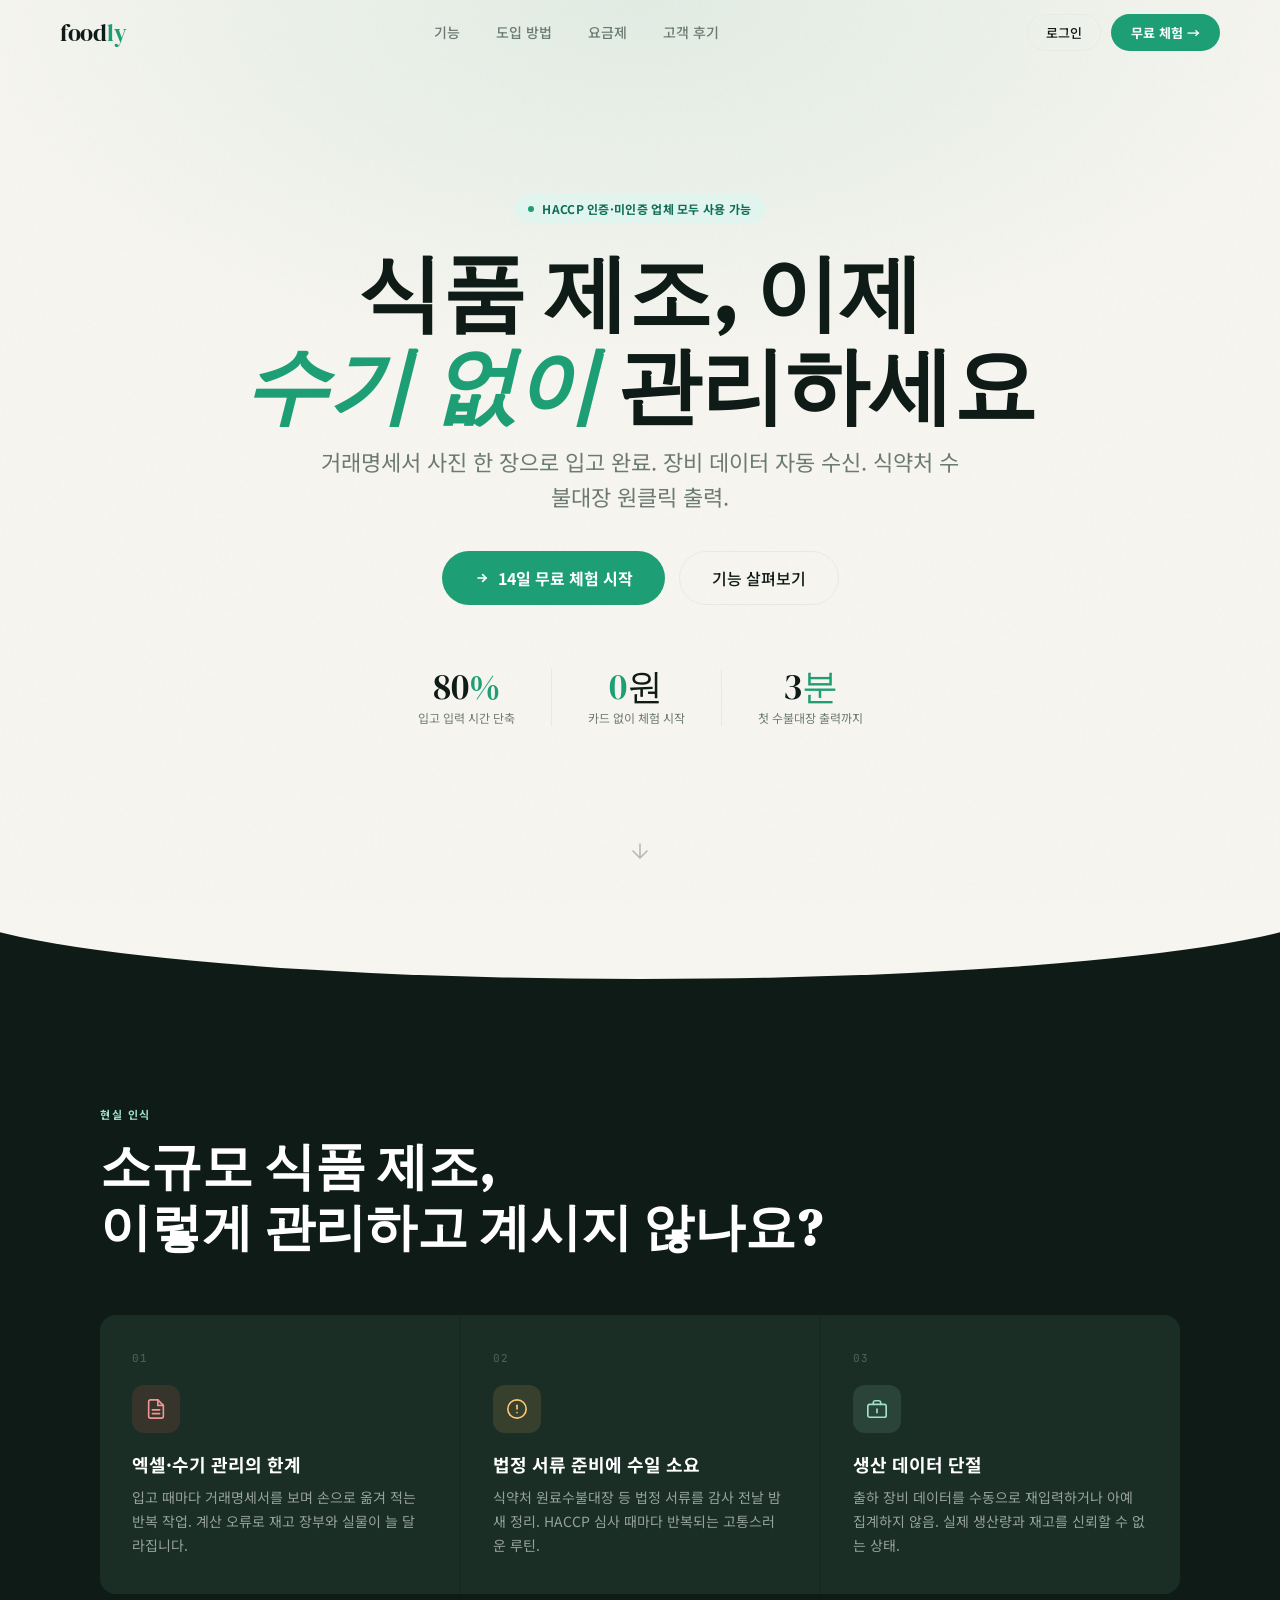
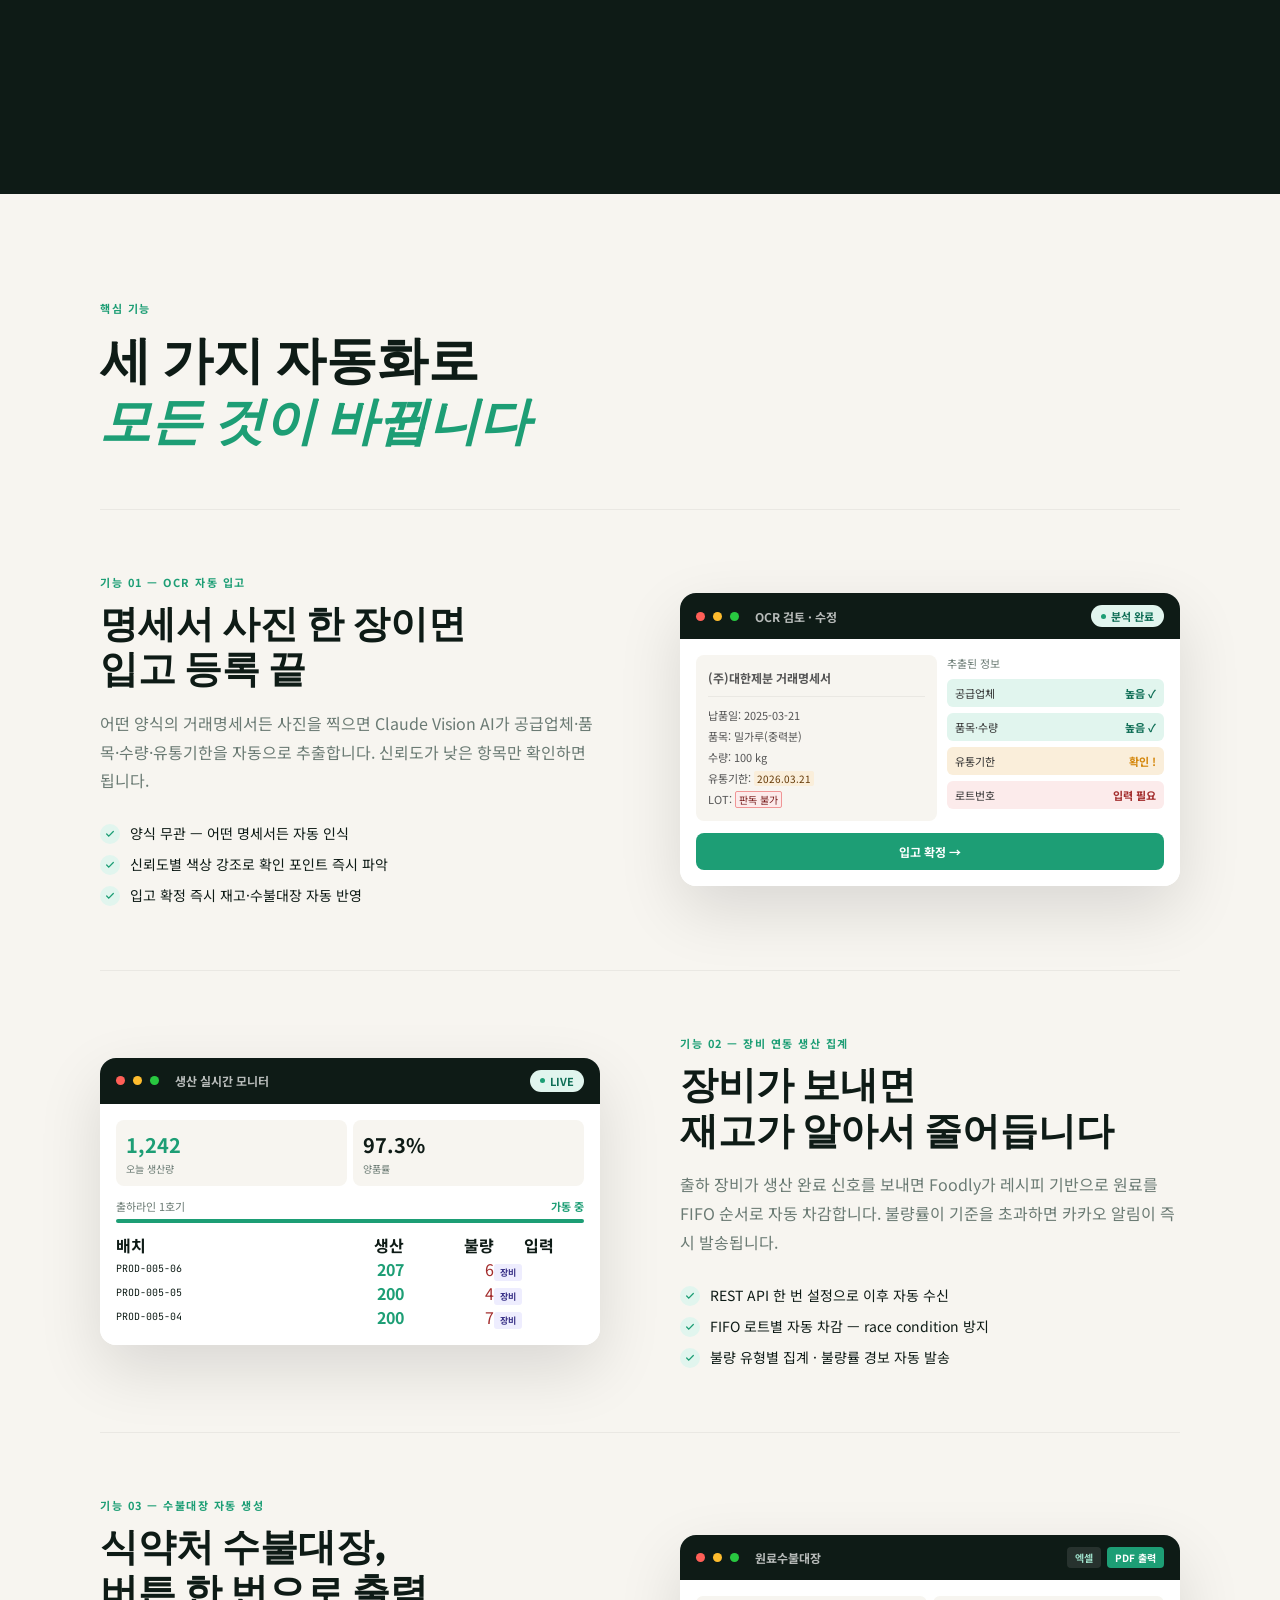
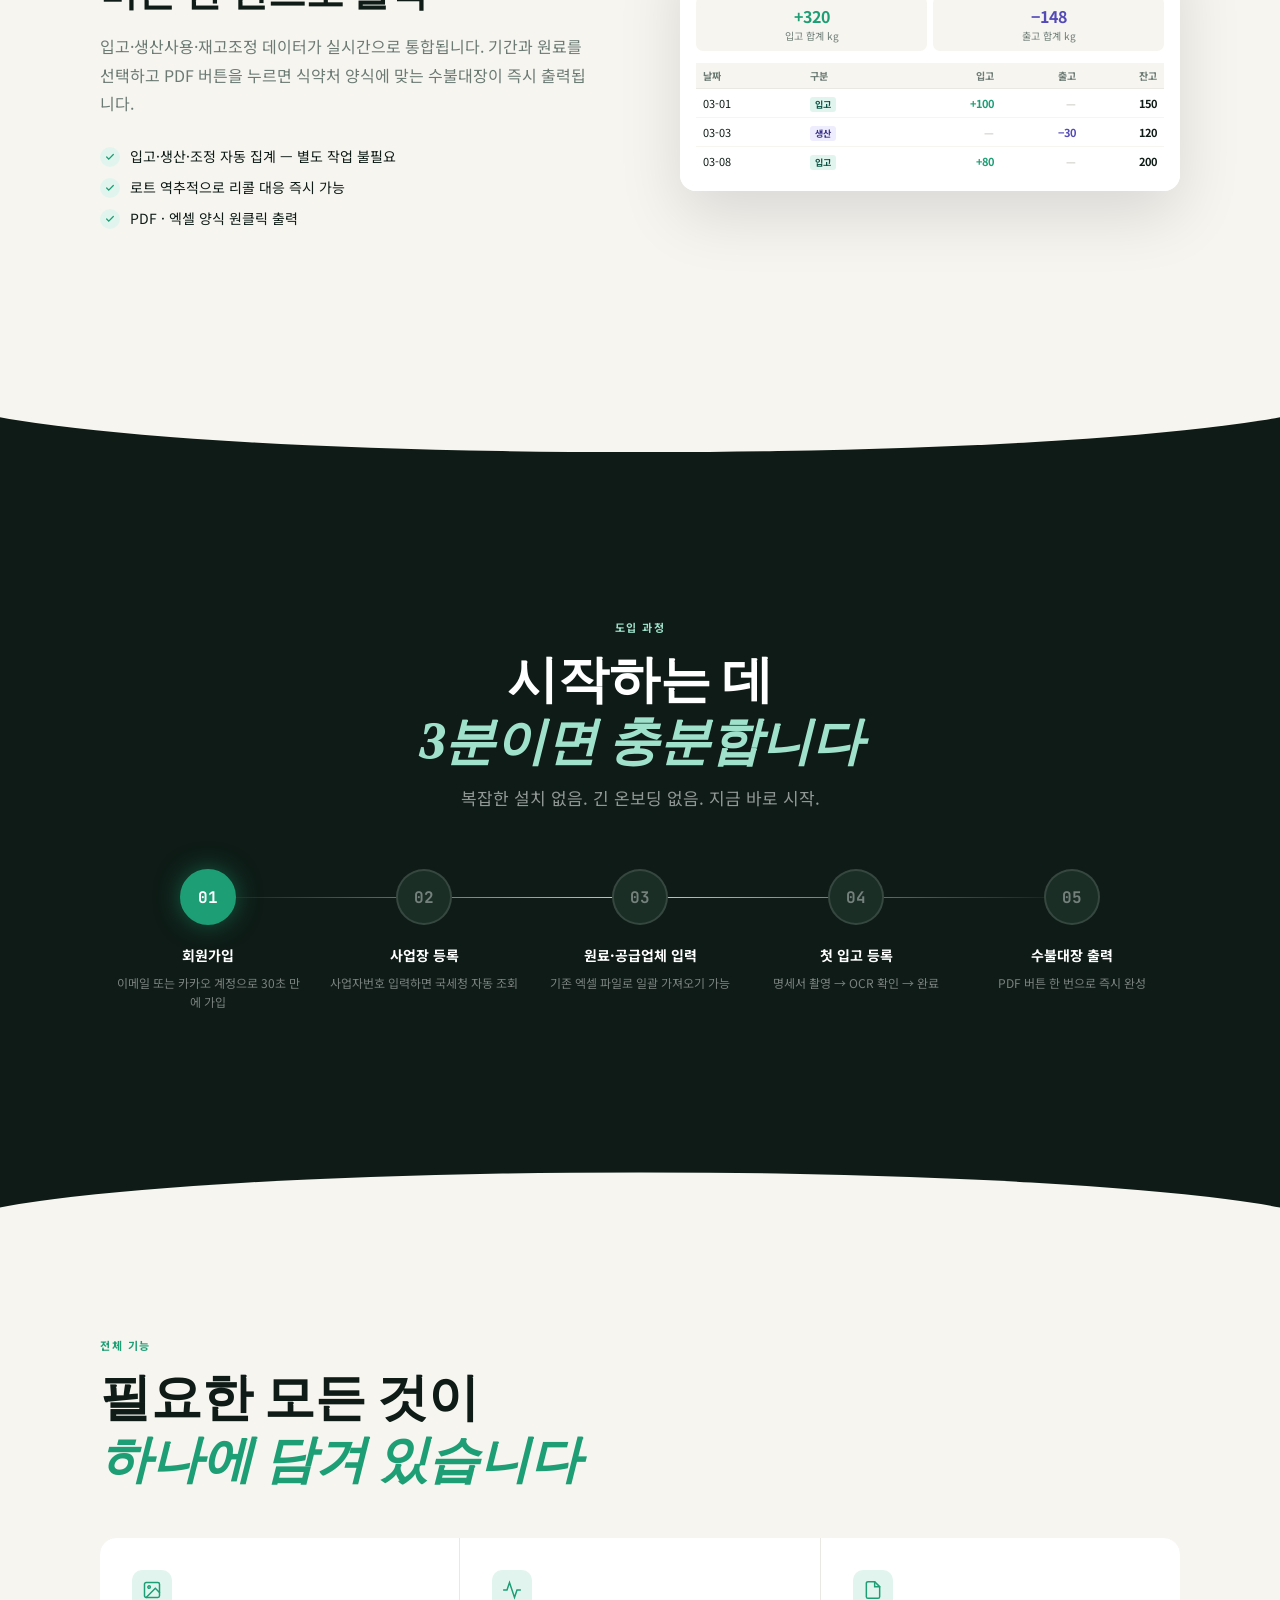
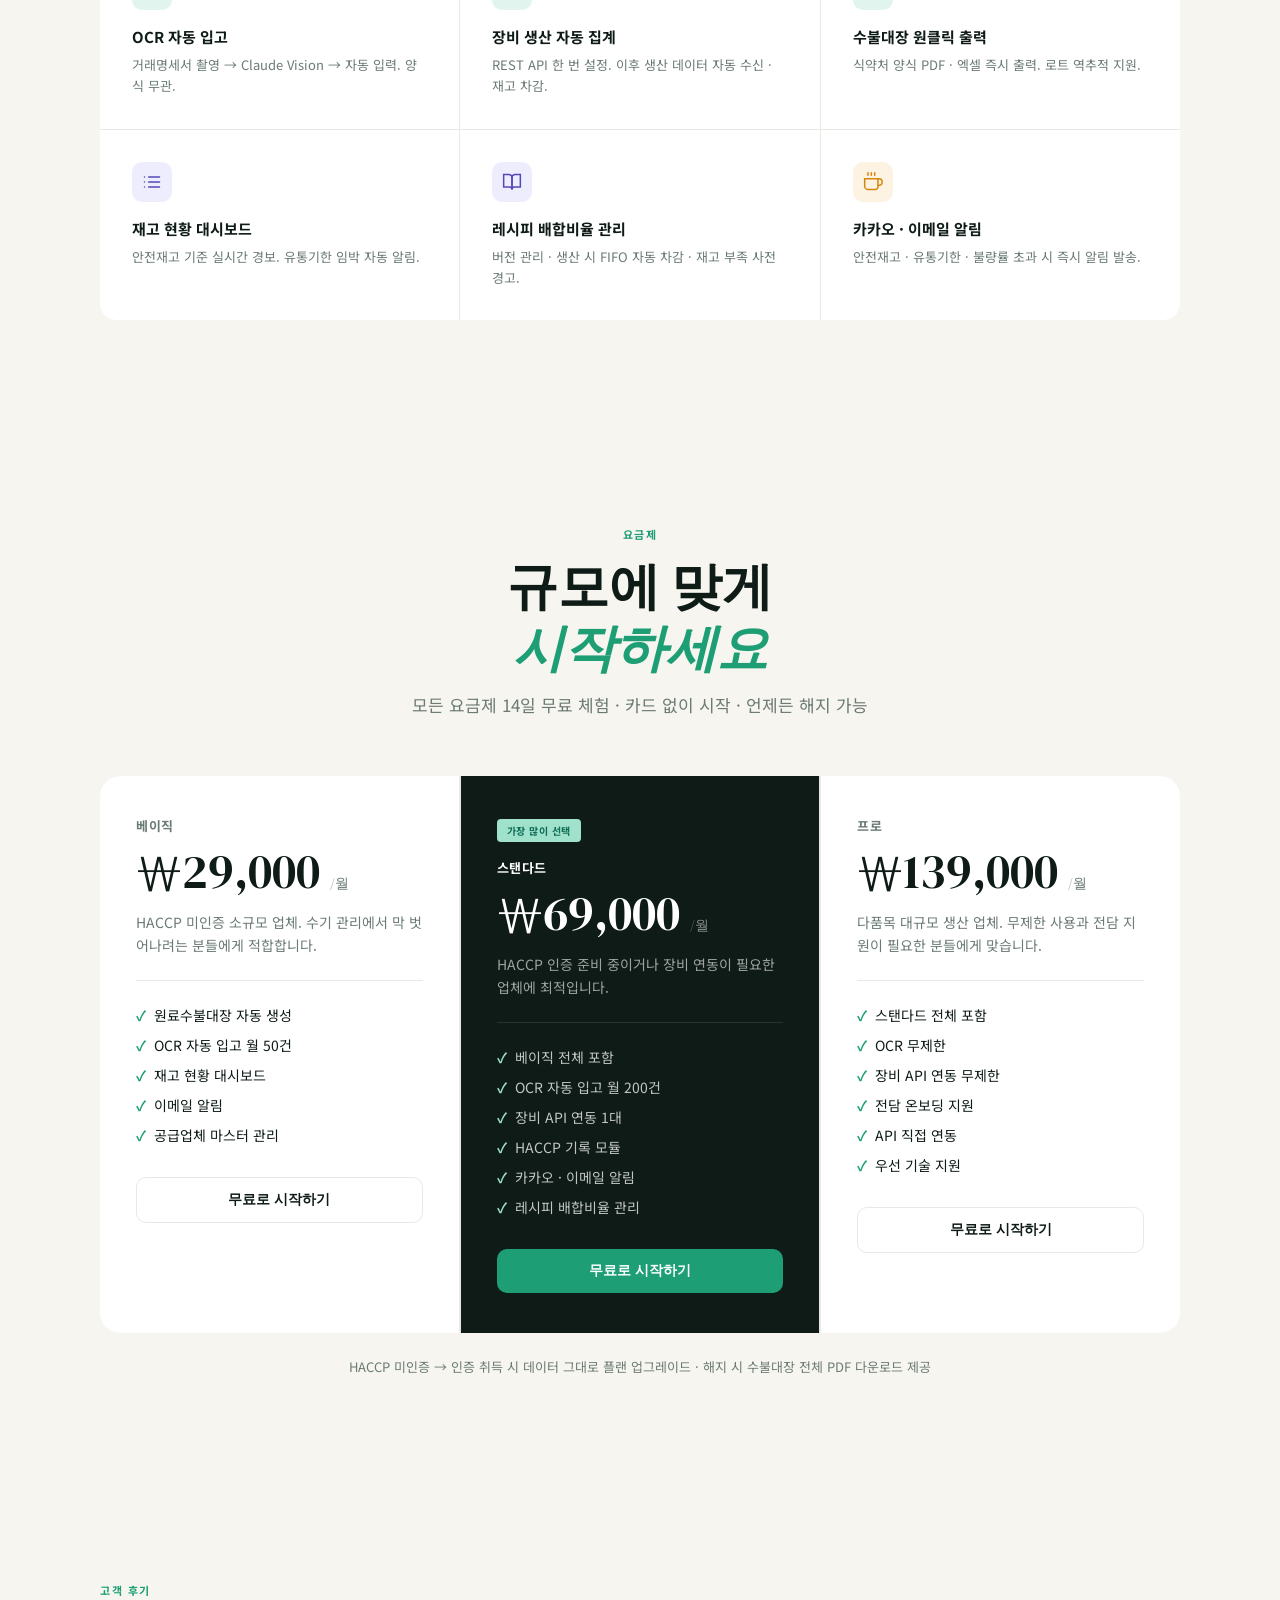
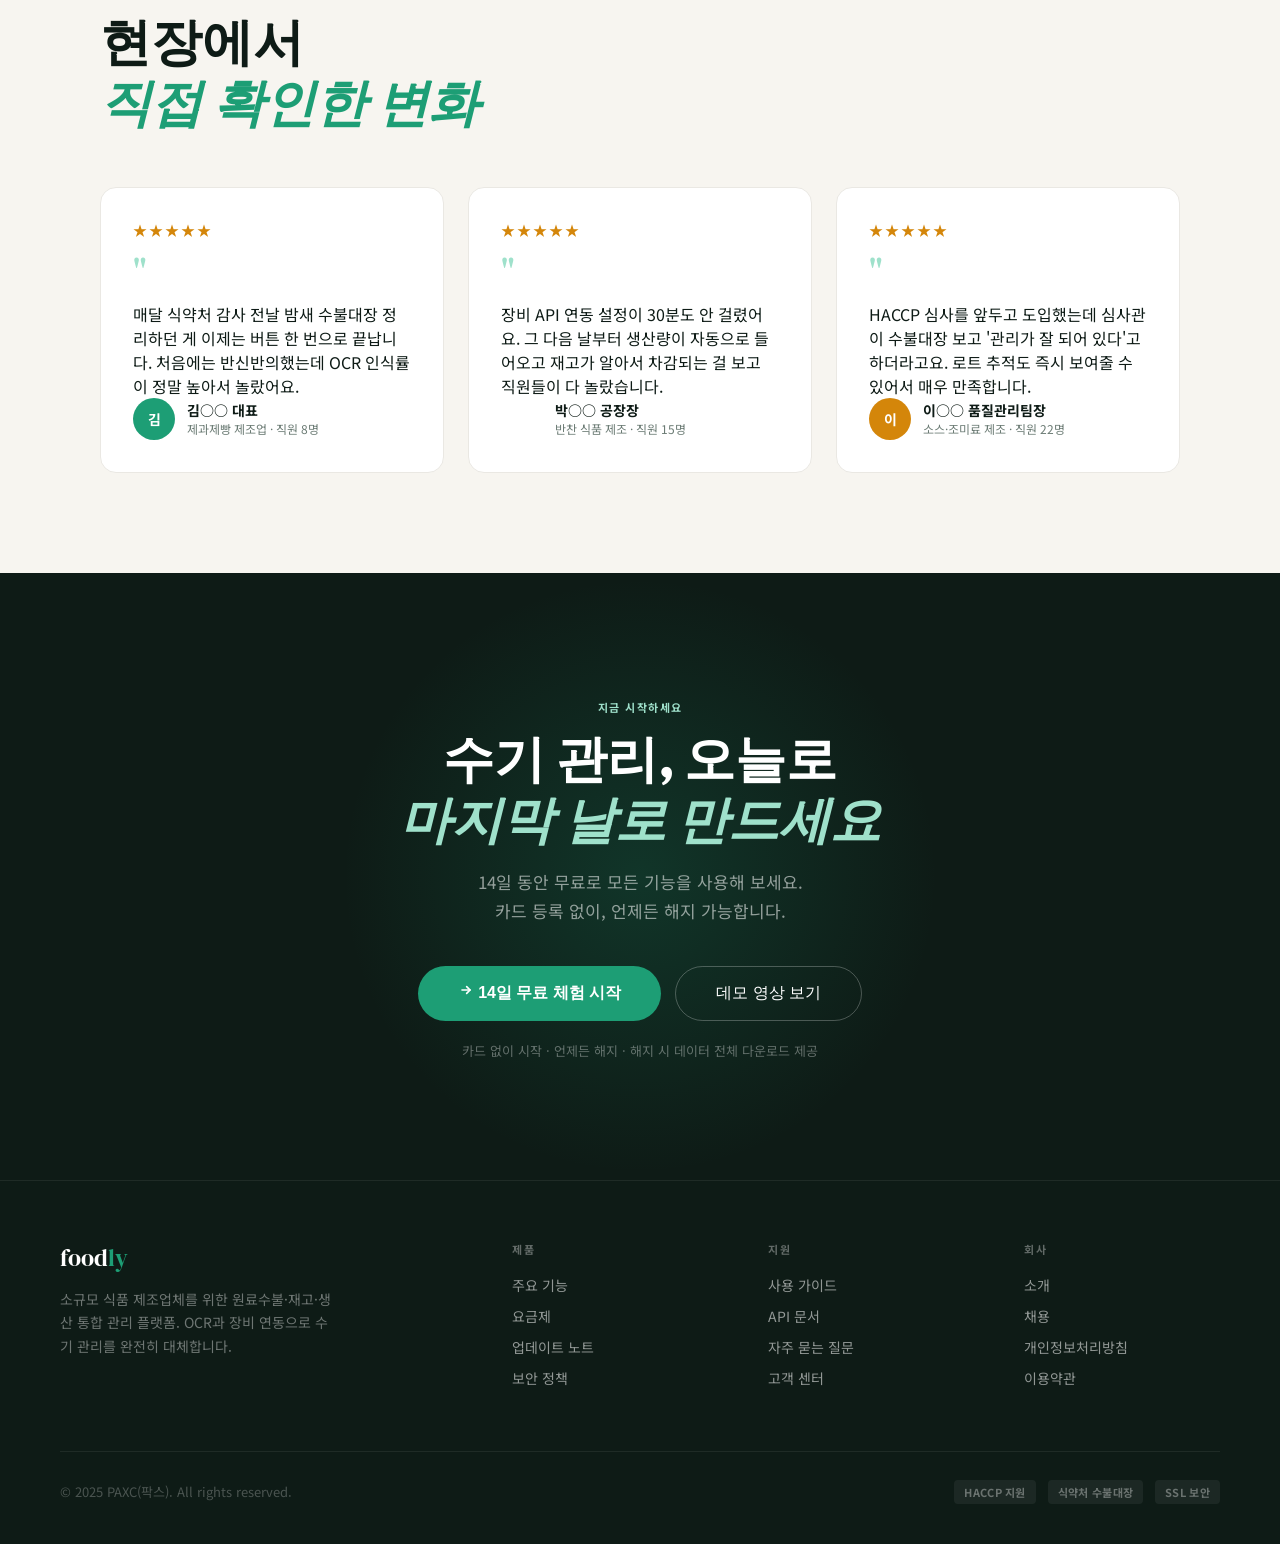
<file: index.html>
<!DOCTYPE html>
<html lang="ko">
<head>
<meta charset="UTF-8"/>
<meta name="viewport" content="width=device-width, initial-scale=1.0"/>
<title>Foodly — 식품 제조 통합 관리 플랫폼</title>
<link rel="preconnect" href="https://fonts.googleapis.com"/>
<link href="https://fonts.googleapis.com/css2?family=Noto+Sans+KR:wght@300;400;500;700;900&family=DM+Serif+Display:ital@0;1&family=JetBrains+Mono:wght@400;500&display=swap" rel="stylesheet"/>
<style>
:root{
  --teal:#1D9E75; --teal-dk:#0F6E56; --teal-lt:#E1F5EE; --teal-md:#9FE1CB;
  --dark:#0E1B16; --dark2:#1a2e26;
  --off-white:#F7F5F0; --white:#FFFFFF;
  --gray:#6B7B74; --gray-lt:#EAE8E3; --gray-md:#B8B5AE;
  --amber:#D4860A; --amber-lt:#FDF3E3;
  --font-sans:'Noto Sans KR',sans-serif;
  --font-serif:'DM Serif Display',serif;
  --font-mono:'JetBrains Mono',monospace;
}
*{box-sizing:border-box;margin:0;padding:0}
html{scroll-behavior:smooth}
body{font-family:var(--font-sans);background:var(--off-white);color:var(--dark);overflow-x:hidden}
::-webkit-scrollbar{width:4px}
::-webkit-scrollbar-thumb{background:var(--teal-md);border-radius:2px}

/* ─── REVEAL ANIMATIONS ─── */
@keyframes fadeUp{from{opacity:0;transform:translateY(32px)}to{opacity:1;transform:translateY(0)}}
@keyframes fadeIn{from{opacity:0}to{opacity:1}}
@keyframes slideRight{from{opacity:0;transform:translateX(-24px)}to{opacity:1;transform:translateX(0)}}
@keyframes countUp{from{opacity:0;transform:scale(.8)}to{opacity:1;transform:scale(1)}}
@keyframes float{0%,100%{transform:translateY(0)}50%{transform:translateY(-10px)}}
@keyframes shimmer{0%{left:-100%}100%{left:200%}}
@keyframes pulse{0%,100%{opacity:1;transform:scale(1)}50%{opacity:.6;transform:scale(1.15)}}
@keyframes scan{0%{top:5%}100%{top:90%}}
.reveal{opacity:0;transform:translateY(28px);transition:opacity .7s ease, transform .7s ease}
.reveal.visible{opacity:1;transform:translateY(0)}
.reveal-d1{transition-delay:.1s}
.reveal-d2{transition-delay:.2s}
.reveal-d3{transition-delay:.3s}
.reveal-d4{transition-delay:.4s}

/* ─── NAV ─── */
nav{position:fixed;top:0;left:0;right:0;z-index:100;padding:0 60px;height:64px;display:flex;align-items:center;justify-content:space-between;transition:background .3s,box-shadow .3s}
nav.scrolled{background:rgba(247,245,240,.95);backdrop-filter:blur(12px);box-shadow:0 1px 0 var(--gray-lt)}
.nav-logo{font-family:var(--font-serif);font-size:24px;color:var(--dark);letter-spacing:-.3px}
.nav-logo span{color:var(--teal)}
.nav-links{display:flex;align-items:center;gap:36px}
.nav-links a{font-size:14px;font-weight:500;color:var(--gray);text-decoration:none;transition:color .2s}
.nav-links a:hover{color:var(--dark)}
.nav-cta{display:flex;gap:10px;align-items:center}
.btn-nav-ghost{padding:8px 18px;border:1px solid var(--gray-lt);border-radius:40px;font-size:13px;font-weight:500;color:var(--dark);background:transparent;cursor:pointer;transition:all .2s;text-decoration:none}
.btn-nav-ghost:hover{border-color:var(--teal);color:var(--teal)}
.btn-nav-primary{padding:9px 20px;border-radius:40px;font-size:13px;font-weight:700;color:#fff;background:var(--teal);border:none;cursor:pointer;transition:all .2s;text-decoration:none}
.btn-nav-primary:hover{background:var(--teal-dk);transform:translateY(-1px);box-shadow:0 4px 16px rgba(29,158,117,.35)}

/* ─── HERO ─── */
.hero{min-height:100svh;display:flex;flex-direction:column;align-items:center;justify-content:center;padding:100px 40px 80px;position:relative;overflow:hidden}
.hero-bg{position:absolute;inset:0;background:radial-gradient(ellipse 80% 60% at 50% 0%, rgba(29,158,117,.1) 0%, transparent 70%);pointer-events:none}
.hero-noise{position:absolute;inset:0;opacity:.025;background-image:url("data:image/svg+xml,%3Csvg viewBox='0 0 256 256' xmlns='http://www.w3.org/2000/svg'%3E%3Cfilter id='noise'%3E%3CfeTurbulence type='fractalNoise' baseFrequency='0.9' numOctaves='4' stitchTiles='stitch'/%3E%3C/filter%3E%3Crect width='100%25' height='100%25' filter='url(%23noise)'/%3E%3C/svg%3E");pointer-events:none}
.hero-label{display:inline-flex;align-items:center;gap:8px;background:var(--teal-lt);color:var(--teal-dk);font-size:12px;font-weight:700;padding:6px 14px;border-radius:40px;margin-bottom:24px;letter-spacing:.3px;animation:fadeIn .8s ease both}
.hero-label-dot{width:6px;height:6px;border-radius:50%;background:var(--teal);animation:pulse 1.6s ease-in-out infinite}
.hero-title{font-family:var(--font-serif);font-size:clamp(44px,7vw,84px);line-height:1.1;text-align:center;color:var(--dark);margin-bottom:12px;animation:fadeUp .9s ease both;animation-delay:.15s;max-width:900px}
.hero-title em{color:var(--teal);font-style:italic}
.hero-title-sub{font-size:clamp(18px,2.5vw,22px);color:var(--gray);text-align:center;margin-bottom:36px;font-weight:400;animation:fadeUp .9s ease both;animation-delay:.3s;max-width:640px;line-height:1.6}
.hero-btns{display:flex;gap:14px;justify-content:center;animation:fadeUp .9s ease both;animation-delay:.45s;margin-bottom:64px}
.btn-hero-primary{padding:14px 32px;border-radius:40px;font-size:16px;font-weight:700;color:#fff;background:var(--teal);border:none;cursor:pointer;transition:all .25s;text-decoration:none;display:inline-flex;align-items:center;gap:8px}
.btn-hero-primary:hover{background:var(--teal-dk);transform:translateY(-2px);box-shadow:0 8px 32px rgba(29,158,117,.4)}
.btn-hero-ghost{padding:14px 32px;border-radius:40px;font-size:16px;font-weight:500;color:var(--dark);background:transparent;border:1.5px solid var(--gray-lt);cursor:pointer;transition:all .25s;text-decoration:none}
.btn-hero-ghost:hover{border-color:var(--dark);transform:translateY(-2px)}
.hero-stats{display:flex;gap:0;animation:fadeUp .9s ease both;animation-delay:.6s}
.stat-item{padding:0 36px;text-align:center;border-right:1px solid var(--gray-lt)}
.stat-item:first-child{padding-left:0}
.stat-item:last-child{border-right:none;padding-right:0}
.stat-num{font-family:var(--font-serif);font-size:36px;color:var(--dark);line-height:1}
.stat-num span{color:var(--teal)}
.stat-label{font-size:12px;color:var(--gray);margin-top:4px}
.hero-arrow{position:absolute;bottom:32px;left:50%;transform:translateX(-50%);animation:float 2.2s ease-in-out infinite;color:var(--gray-md)}

/* ─── SECTION COMMONS ─── */
section{padding:100px 0}
.container{max-width:1160px;margin:0 auto;padding:0 40px}
.section-label{display:inline-block;font-size:11px;font-weight:700;letter-spacing:1.5px;text-transform:uppercase;color:var(--teal);margin-bottom:14px}
.section-title{font-family:var(--font-serif);font-size:clamp(32px,4vw,52px);color:var(--dark);line-height:1.2;margin-bottom:16px}
.section-title em{color:var(--teal);font-style:italic}
.section-sub{font-size:17px;color:var(--gray);line-height:1.7;max-width:580px}

/* ─── PROBLEM SECTION ─── */
.problem{background:var(--dark);overflow:hidden;position:relative}
.problem::before{content:'';position:absolute;top:-1px;left:0;right:0;height:80px;background:var(--off-white);clip-path:ellipse(55% 100% at 50% 0%)}
.problem-inner{padding:100px 0}
.problem .section-label{color:var(--teal-md)}
.problem .section-title{color:var(--white)}
.problem-grid{display:grid;grid-template-columns:repeat(3,1fr);gap:2px;margin-top:56px;background:rgba(255,255,255,.06);border-radius:16px;overflow:hidden}
.prob-card{padding:36px 32px;background:var(--dark2);position:relative;overflow:hidden;transition:background .25s}
.prob-card:hover{background:#223a30}
.prob-num{font-family:var(--font-mono);font-size:11px;color:rgba(255,255,255,.25);margin-bottom:20px;letter-spacing:1px}
.prob-icon{width:48px;height:48px;border-radius:12px;margin-bottom:20px;display:flex;align-items:center;justify-content:center}
.prob-title{font-size:18px;font-weight:700;color:#fff;margin-bottom:10px;line-height:1.3}
.prob-body{font-size:14px;color:rgba(255,255,255,.55);line-height:1.7}
.prob-card::after{content:'';position:absolute;bottom:0;left:0;right:0;height:2px;background:linear-gradient(90deg,var(--teal),transparent);transform:scaleX(0);transform-origin:left;transition:transform .35s ease}
.prob-card:hover::after{transform:scaleX(1)}

/* ─── FEATURES ─── */
.feature-block{display:grid;grid-template-columns:1fr 1fr;gap:80px;align-items:center;padding:64px 0;border-top:1px solid var(--gray-lt)}
.feature-block:first-child{border-top:none;padding-top:0}
.feature-block.reverse{direction:rtl}
.feature-block.reverse > *{direction:ltr}
.feat-eyebrow{font-size:11px;font-weight:700;letter-spacing:1.5px;text-transform:uppercase;color:var(--teal);margin-bottom:12px}
.feat-title{font-family:var(--font-serif);font-size:clamp(26px,3vw,38px);color:var(--dark);margin-bottom:16px;line-height:1.2}
.feat-desc{font-size:16px;color:var(--gray);line-height:1.8;margin-bottom:28px}
.feat-points{display:flex;flex-direction:column;gap:10px}
.feat-point{display:flex;align-items:flex-start;gap:10px;font-size:14px;color:var(--dark)}
.fp-dot{width:20px;height:20px;border-radius:50%;background:var(--teal-lt);display:flex;align-items:center;justify-content:center;flex-shrink:0;margin-top:1px}
.fp-dot svg{width:10px;height:10px}
.feat-visual{border-radius:16px;overflow:hidden;box-shadow:0 24px 64px rgba(0,0,0,.12);position:relative;background:var(--white)}

/* ─── MOCK UI ELEMENTS ─── */
.mock-card{background:#fff;border-radius:12px;overflow:hidden;font-family:var(--font-sans)}
.mock-header{background:var(--dark);padding:12px 16px;display:flex;align-items:center;gap:8px}
.mock-dot{width:9px;height:9px;border-radius:50%}
.mock-title{font-size:12px;font-weight:700;color:rgba(255,255,255,.7);margin-left:8px}
.mock-body{padding:16px}
.mock-row{display:flex;justify-content:space-between;align-items:center;padding:9px 12px;border-radius:7px;margin-bottom:5px;font-size:12px}
.mock-row.ok{background:#E1F5EE}
.mock-row.warn{background:#FAEEDA}
.mock-row.danger{background:#FCEBEB}
.mock-bar{height:5px;border-radius:3px;margin-top:4px}
.mock-step{display:flex;align-items:center;gap:8px;padding:8px 12px;background:var(--off-white);border-radius:8px;margin-bottom:6px;font-size:12px}
.step-num{width:22px;height:22px;border-radius:50%;background:var(--teal);color:#fff;font-size:10px;font-weight:700;display:flex;align-items:center;justify-content:center;flex-shrink:0}
.step-done{background:var(--teal-md)}
.mock-kpi-grid{display:grid;grid-template-columns:1fr 1fr;gap:6px;margin-bottom:12px}
.mock-kpi{background:var(--off-white);border-radius:8px;padding:10px}
.mock-kpi-val{font-size:20px;font-weight:700;color:var(--dark)}
.mock-kpi-lbl{font-size:10px;color:var(--gray);margin-top:2px}
.scan-container{position:relative;overflow:hidden}
.scan-line{position:absolute;left:5%;right:5%;height:1.5px;background:var(--teal);opacity:.8;animation:scan 2.5s linear infinite}
.live-badge{display:inline-flex;align-items:center;gap:5px;background:var(--teal-lt);color:var(--teal-dk);font-size:11px;font-weight:700;padding:3px 10px;border-radius:20px}
.live-dot{width:5px;height:5px;border-radius:50%;background:var(--teal);animation:pulse 1.6s ease-in-out infinite}
.device-bar{height:4px;border-radius:2px;background:var(--gray-lt);overflow:hidden;margin-top:5px}
.device-fill{height:100%;background:var(--teal);animation:grow 3s linear infinite}
@keyframes grow{from{width:0}to{width:100%}}
.tbl-mock th{font-size:10px;color:var(--gray);font-weight:700;padding:6px 8px;text-align:left;border-bottom:1px solid var(--gray-lt)}
.tbl-mock td{font-size:11px;padding:7px 8px;border-bottom:1px solid var(--off-white)}
.tbl-mock tr:last-child td{border:none}
.tag{font-size:9px;font-weight:700;padding:2px 6px;border-radius:3px}
.tag-ocr{background:var(--teal-lt);color:#085041}
.tag-dev{background:#EEEDFE;color:#3C3489}

/* ─── WORKFLOW ─── */
.workflow{background:var(--dark);position:relative;overflow:hidden}
.workflow::before{content:'';position:absolute;top:-1px;left:0;right:0;height:60px;background:var(--off-white);clip-path:ellipse(55% 100% at 50% 0%)}
.workflow::after{content:'';position:absolute;bottom:-1px;left:0;right:0;height:60px;background:var(--off-white);clip-path:ellipse(55% 100% at 50% 100%)}
.workflow-inner{padding:120px 0}
.workflow .section-title{color:#fff}
.workflow .section-sub{color:rgba(255,255,255,.55)}
.steps-grid{display:grid;grid-template-columns:repeat(5,1fr);gap:0;margin-top:56px;position:relative}
.steps-grid::before{content:'';position:absolute;top:28px;left:10%;right:10%;height:1px;background:linear-gradient(90deg,transparent,var(--teal-md),transparent)}
.wf-step{display:flex;flex-direction:column;align-items:center;text-align:center;padding:0 12px;position:relative;z-index:1}
.wf-num{width:56px;height:56px;border-radius:50%;background:var(--dark2);border:2px solid rgba(255,255,255,.12);display:flex;align-items:center;justify-content:center;font-family:var(--font-mono);font-size:16px;font-weight:700;color:rgba(255,255,255,.4);margin-bottom:20px;transition:all .3s;flex-shrink:0}
.wf-step.active .wf-num{background:var(--teal);border-color:var(--teal);color:#fff;box-shadow:0 0 24px rgba(29,158,117,.5)}
.wf-title{font-size:14px;font-weight:700;color:#fff;margin-bottom:8px}
.wf-desc{font-size:12px;color:rgba(255,255,255,.45);line-height:1.6}

/* ─── PRICING ─── */
.price-grid{display:grid;grid-template-columns:repeat(3,1fr);gap:2px;margin-top:56px;background:var(--gray-lt);border-radius:20px;overflow:hidden}
.price-card{background:var(--white);padding:40px 36px;position:relative;transition:transform .2s}
.price-card:hover{transform:translateY(-4px);z-index:1;box-shadow:0 20px 60px rgba(0,0,0,.1)}
.price-card.featured{background:var(--dark)}
@media(max-width:767px){.price-card.featured{order:-1}}
.price-card.featured .price-name{color:#fff}
.price-card.featured .price-amount{color:#fff}
.price-card.featured .price-period{color:rgba(255,255,255,.5)}
.price-card.featured .price-desc{color:rgba(255,255,255,.6)}
.price-card.featured .price-feature{color:rgba(255,255,255,.75)}
.price-card.featured .price-feature::before{color:var(--teal-md)}
.featured-tag{display:inline-block;font-size:10px;font-weight:700;letter-spacing:.5px;text-transform:uppercase;color:var(--teal-dk);background:var(--teal-md);padding:4px 10px;border-radius:4px;margin-bottom:16px}
.price-name{font-size:13px;font-weight:700;color:var(--gray);letter-spacing:.5px;text-transform:uppercase;margin-bottom:12px}
.price-amount{font-family:var(--font-serif);font-size:48px;color:var(--dark);line-height:1}
.price-period{font-size:14px;color:var(--gray)}
.price-desc{font-size:14px;color:var(--gray);margin:16px 0 24px;line-height:1.6;padding-bottom:24px;border-bottom:1px solid var(--gray-lt)}
.price-card.featured .price-desc{border-color:rgba(255,255,255,.1)}
.price-features{display:flex;flex-direction:column;gap:10px;margin-bottom:32px}
.price-feature{font-size:14px;color:var(--dark);display:flex;gap:8px;align-items:flex-start}
.price-feature::before{content:'✓';color:var(--teal);font-weight:700;flex-shrink:0}
.btn-price{width:100%;padding:13px;border-radius:10px;font-size:14px;font-weight:700;cursor:pointer;border:none;transition:all .2s}
.btn-price-outline{background:transparent;border:1.5px solid var(--gray-lt);color:var(--dark)}
.btn-price-outline:hover{border-color:var(--teal);color:var(--teal)}
.btn-price-primary{background:var(--teal);color:#fff}
.btn-price-primary:hover{background:var(--teal-dk);transform:translateY(-1px);box-shadow:0 6px 20px rgba(29,158,117,.35)}
.btn-price-dark{background:rgba(255,255,255,.1);color:#fff}
.btn-price-dark:hover{background:rgba(255,255,255,.2)}
.price-note{text-align:center;font-size:13px;color:var(--gray);margin-top:24px}
@media(max-width:767px){
  .price-grid{scroll-snap-type:none}
}

/* ─── TESTIMONIALS ─── */
.testimonials{background:var(--off-white)}
.testi-grid{display:grid;grid-template-columns:repeat(3,1fr);gap:24px;margin-top:52px}
.testi-card{background:var(--white);border-radius:16px;padding:32px;border:1px solid var(--gray-lt);transition:box-shadow .2s}
.testi-card:hover{box-shadow:0 8px 32px rgba(0,0,0,.08)}
.testi-quote{font-size:32px;color:var(--teal-md);font-family:var(--font-serif);line-height:1;margin-bottom:16px}"</div>
.testi-text{font-size:15px;color:var(--dark);line-height:1.75;margin-bottom:24px}
.testi-author{display:flex;align-items:center;gap:12px}
.testi-avatar{width:42px;height:42px;border-radius:50%;display:flex;align-items:center;justify-content:center;font-size:14px;font-weight:700;color:#fff;flex-shrink:0}
.testi-name{font-size:14px;font-weight:700;color:var(--dark)}
.testi-role{font-size:12px;color:var(--gray)}
.stars{color:var(--amber);font-size:14px;margin-bottom:14px;letter-spacing:2px}

/* ─── CTA SECTION ─── */
.cta-section{background:var(--dark);text-align:center;padding:120px 40px;position:relative;overflow:hidden}
.cta-glow{position:absolute;top:50%;left:50%;transform:translate(-50%,-50%);width:600px;height:600px;background:radial-gradient(circle,rgba(29,158,117,.2) 0%,transparent 70%);pointer-events:none}
.cta-section .section-title{color:#fff;max-width:700px;margin:0 auto 16px}
.cta-section .section-sub{color:rgba(255,255,255,.55);margin:0 auto 40px}
.cta-btns{display:flex;gap:14px;justify-content:center;flex-wrap:wrap}
.btn-cta-primary{padding:16px 40px;border-radius:40px;font-size:16px;font-weight:700;color:#fff;background:var(--teal);border:none;cursor:pointer;transition:all .25s}
.btn-cta-primary:hover{background:var(--teal-dk);transform:translateY(-2px);box-shadow:0 8px 32px rgba(29,158,117,.5)}
.btn-cta-ghost{padding:16px 40px;border-radius:40px;font-size:16px;font-weight:500;color:#fff;background:transparent;border:1.5px solid rgba(255,255,255,.25);cursor:pointer;transition:all .25s}
.btn-cta-ghost:hover{border-color:rgba(255,255,255,.6)}
.cta-note{font-size:13px;color:rgba(255,255,255,.35);margin-top:20px}

/* ─── FOOTER ─── */
footer{background:var(--dark);border-top:1px solid rgba(255,255,255,.07);padding:60px 60px 40px}
.footer-grid{display:grid;grid-template-columns:2fr 1fr 1fr 1fr;gap:60px;margin-bottom:52px}
.footer-brand{font-family:var(--font-serif);font-size:24px;color:#fff;margin-bottom:14px}
.footer-brand span{color:var(--teal)}
.footer-desc{font-size:14px;color:rgba(255,255,255,.4);line-height:1.7;max-width:280px}
.footer-col-title{font-size:11px;font-weight:700;letter-spacing:1.5px;text-transform:uppercase;color:rgba(255,255,255,.35);margin-bottom:18px}
.footer-link{display:block;font-size:14px;color:rgba(255,255,255,.55);text-decoration:none;margin-bottom:11px;transition:color .2s}
.footer-link:hover{color:#fff}
.footer-bottom{border-top:1px solid rgba(255,255,255,.07);padding-top:28px;display:flex;justify-content:space-between;align-items:center}
.footer-copy{font-size:13px;color:rgba(255,255,255,.25)}
.footer-badges{display:flex;gap:12px}
.footer-badge{font-size:11px;font-weight:700;padding:4px 10px;border-radius:4px;background:rgba(255,255,255,.06);color:rgba(255,255,255,.35);letter-spacing:.3px}

/* ─── FLOATING PILL ─── */
.floating-pill{position:fixed;bottom:28px;right:28px;z-index:50;display:flex;align-items:center;gap:10px;background:var(--dark);color:#fff;padding:12px 20px;border-radius:40px;font-size:13px;font-weight:700;box-shadow:0 8px 32px rgba(0,0,0,.35);cursor:pointer;transition:all .25s;text-decoration:none}
.floating-pill:hover{background:var(--teal-dk);transform:translateY(-2px);box-shadow:0 12px 40px rgba(29,158,117,.5)}
.fp-dot2{width:7px;height:7px;border-radius:50%;background:var(--teal-md);animation:pulse 1.6s ease-in-out infinite}

/* ══════════════════════════════
   MOBILE MENU
══════════════════════════════ */
.hamburger{display:none;flex-direction:column;gap:5px;cursor:pointer;padding:4px;background:none;border:none;z-index:200}
.hamburger span{display:block;width:22px;height:2px;background:var(--dark);border-radius:2px;transition:all .3s}
nav:not(.scrolled) .hamburger span{background:var(--dark)}
.hamburger.open span:nth-child(1){transform:translateY(7px) rotate(45deg)}
.hamburger.open span:nth-child(2){opacity:0}
.hamburger.open span:nth-child(3){transform:translateY(-7px) rotate(-45deg)}
.mobile-menu{display:none;position:fixed;inset:0;background:var(--off-white);z-index:150;flex-direction:column;align-items:center;justify-content:center;gap:32px;opacity:0;transition:opacity .3s}
.mobile-menu.open{display:flex;opacity:1}
.mobile-menu a{font-family:var(--font-serif);font-size:32px;color:var(--dark);text-decoration:none;transition:color .2s}
.mobile-menu a:hover{color:var(--teal)}
.mobile-menu-cta{display:flex;flex-direction:column;gap:12px;align-items:center;margin-top:8px}

/* ══════════════════════════════
   TABLET  768px ~ 1024px
══════════════════════════════ */
@media(max-width:1024px){
  nav{padding:0 32px}
  .container{padding:0 28px}
  .hero{padding:90px 28px 70px}
  .hero-stats{gap:0}
  .stat-item{padding:0 24px}
  .feature-block{gap:48px}
  .problem-grid{grid-template-columns:1fr}
  .price-grid{grid-template-columns:1fr;gap:12px;background:transparent;border-radius:0}
  .price-card{border-radius:16px;border:1px solid var(--gray-lt)}
  .price-card.featured{border-radius:16px}
  .testi-grid{grid-template-columns:1fr 1fr}
  .footer-grid{grid-template-columns:1fr 1fr;gap:40px}
  .steps-grid{grid-template-columns:repeat(3,1fr);gap:20px}
  .steps-grid::before{display:none}
  .wf-step:nth-child(4),.wf-step:nth-child(5){display:none}
}

/* ══════════════════════════════
   MOBILE  ~ 767px
══════════════════════════════ */
@media(max-width:767px){
  /* NAV */
  nav{padding:0 20px;height:56px}
  .nav-links{display:none}
  .nav-cta{display:none}
  .hamburger{display:flex}

  /* HERO */
  .hero{padding:80px 20px 60px;min-height:auto}
  .hero-label{font-size:11px;padding:5px 12px}
  .hero-title{font-size:clamp(34px,9vw,52px);margin-bottom:14px}
  .hero-title-sub{font-size:16px;margin-bottom:28px}
  .hero-btns{flex-direction:column;align-items:center;gap:10px;margin-bottom:44px;width:100%}
  .btn-hero-primary,.btn-hero-ghost{width:100%;max-width:320px;justify-content:center;padding:13px 24px;font-size:15px}
  .hero-stats{flex-direction:column;gap:0;width:100%;max-width:280px;border:1px solid var(--gray-lt);border-radius:14px;overflow:hidden}
  .stat-item{padding:16px 0;border-right:none;border-bottom:1px solid var(--gray-lt);width:100%}
  .stat-item:last-child{border-bottom:none}
  .stat-num{font-size:28px}
  .hero-arrow{display:none}

  /* SECTIONS */
  section{padding:64px 0}
  .container{padding:0 20px}
  .section-title{font-size:clamp(26px,7vw,36px)}
  .section-sub{font-size:15px}

  /* PROBLEM */
  .problem::before{height:48px}
  .problem-inner{padding:64px 0}
  .problem-grid{grid-template-columns:1fr;gap:2px}
  .prob-card{padding:28px 24px}
  .prob-title{font-size:16px}

  /* FEATURES */
  .feature-block{grid-template-columns:1fr;gap:28px;padding:40px 0}
  .feature-block.reverse{direction:ltr}
  .feature-block.reverse > *{direction:ltr}
  /* 모바일: 설명 먼저, 이미지 나중 */
  .feature-block .feat-visual{order:2}
  .feature-block > div:first-child{order:1}
  .feat-title{font-size:clamp(22px,6vw,30px)}
  .feat-desc{font-size:14px;margin-bottom:20px}

  /* WORKFLOW */
  .workflow::before,.workflow::after{height:40px}
  .workflow-inner{padding:80px 0}
  .steps-grid{grid-template-columns:1fr;gap:0}
  .steps-grid::before{display:none}
  .wf-step{flex-direction:row;align-items:flex-start;text-align:left;padding:16px 0;border-bottom:1px solid rgba(255,255,255,.07)}
  .wf-step:last-child{border-bottom:none}
  .wf-step:nth-child(4),.wf-step:nth-child(5){display:flex}
  .wf-num{width:44px;height:44px;font-size:14px;margin-bottom:0;margin-right:16px;flex-shrink:0}
  .wf-title{font-size:14px;margin-bottom:4px}
  .wf-desc{font-size:12px}

  /* ALL FEATURES GRID */
  .feat-grid-inner{grid-template-columns:1fr 1fr !important}

  /* PRICING */
  .price-grid{grid-template-columns:1fr;gap:12px;background:transparent}
  .price-card{border-radius:16px;border:1px solid var(--gray-lt);padding:28px 24px}
  .price-card.featured{border-radius:16px}
  .price-amount{font-size:38px}

  /* TESTIMONIALS */
  .testi-grid{grid-template-columns:1fr;gap:16px}
  .testi-card{padding:24px}

  /* CTA */
  .cta-section{padding:80px 20px}
  .cta-btns{flex-direction:column;align-items:center}
  .btn-cta-primary,.btn-cta-ghost{width:100%;max-width:320px;padding:14px 28px}

  /* FOOTER */
  footer{padding:48px 20px 32px}
  .footer-grid{grid-template-columns:1fr;gap:32px}
  .footer-desc{max-width:100%}
  .footer-bottom{flex-direction:column;gap:16px;align-items:flex-start}
  .footer-badges{flex-wrap:wrap;gap:8px}

  /* FLOATING PILL */
  .floating-pill{bottom:20px;right:16px;padding:10px 16px;font-size:12px}
}

/* ══════════════════════════════
   SMALL MOBILE  ~ 400px
══════════════════════════════ */
@media(max-width:400px){
  .hero-title{font-size:30px}
  .price-amount{font-size:32px}
  .testi-text{font-size:14px}
}
</style>
</head>
<body>

<!-- NAV -->
<nav id="nav">
  <a href="#" style="text-decoration:none"><div class="nav-logo">food<span>ly</span></div></a>
  <div class="nav-links">
    <a href="#features">기능</a>
    <a href="#workflow">도입 방법</a>
    <a href="#pricing">요금제</a>
    <a href="#testimonials">고객 후기</a>
  </div>
  <div class="nav-cta">
    <a href="#" class="btn-nav-ghost">로그인</a>
    <a href="#pricing" class="btn-nav-primary">무료 체험 →</a>
  </div>
  <button class="hamburger" id="hamburger" onclick="toggleMenu()" aria-label="메뉴">
    <span></span><span></span><span></span>
  </button>
</nav>

<!-- MOBILE MENU -->
<div class="mobile-menu" id="mobile-menu">
  <a href="#features" onclick="toggleMenu()">기능</a>
  <a href="#workflow" onclick="toggleMenu()">도입 방법</a>
  <a href="#pricing" onclick="toggleMenu()">요금제</a>
  <a href="#testimonials" onclick="toggleMenu()">고객 후기</a>
  <div class="mobile-menu-cta">
    <a href="#" class="btn-nav-ghost" onclick="toggleMenu()" style="font-family:var(--font-sans);font-size:14px">로그인</a>
    <a href="#pricing" class="btn-nav-primary" onclick="toggleMenu()" style="font-family:var(--font-sans);font-size:14px">무료 체험 →</a>
  </div>
</div>

<!-- HERO -->
<section class="hero">
  <div class="hero-bg"></div>
  <div class="hero-noise"></div>
  <div class="hero-label"><div class="hero-label-dot"></div>HACCP 인증·미인증 업체 모두 사용 가능</div>
  <h1 class="hero-title">식품 제조, 이제<br/><em>수기 없이</em> 관리하세요</h1>
  <p class="hero-title-sub">거래명세서 사진 한 장으로 입고 완료. 장비 데이터 자동 수신. 식약처 수불대장 원클릭 출력.</p>
  <div class="hero-btns">
    <a href="#pricing" class="btn-hero-primary">
      <svg width="16" height="16" viewBox="0 0 24 24" fill="none" stroke="currentColor" stroke-width="2.5" stroke-linecap="round"><polyline points="13 17 18 12 13 7"/><path d="M6 12h12"/></svg>
      14일 무료 체험 시작
    </a>
    <a href="#features" class="btn-hero-ghost">기능 살펴보기</a>
  </div>
  <div class="hero-stats">
    <div class="stat-item"><div class="stat-num">80<span>%</span></div><div class="stat-label">입고 입력 시간 단축</div></div>
    <div class="stat-item"><div class="stat-num"><span>0</span>원</div><div class="stat-label">카드 없이 체험 시작</div></div>
    <div class="stat-item"><div class="stat-num">3<span>분</span></div><div class="stat-label">첫 수불대장 출력까지</div></div>
  </div>
  <div class="hero-arrow">
    <svg width="24" height="24" viewBox="0 0 24 24" fill="none" stroke="currentColor" stroke-width="1.5" stroke-linecap="round"><path d="M12 5v14M5 12l7 7 7-7"/></svg>
  </div>
</section>

<!-- PROBLEM -->
<section class="problem">
  <div class="problem-inner">
    <div class="container">
      <div class="reveal"><div class="section-label">현실 인식</div></div>
      <h2 class="section-title reveal reveal-d1" style="color:#fff">소규모 식품 제조,<br/>이렇게 관리하고 계시지 않나요?</h2>
      <div class="problem-grid reveal reveal-d2">
        <div class="prob-card">
          <div class="prob-num">01</div>
          <div class="prob-icon" style="background:rgba(255,100,80,.12)">
            <svg width="22" height="22" viewBox="0 0 24 24" fill="none" stroke="#F09595" stroke-width="1.8" stroke-linecap="round"><path d="M14 2H6a2 2 0 00-2 2v16a2 2 0 002 2h12a2 2 0 002-2V8z"/><polyline points="14 2 14 8 20 8"/><line x1="16" y1="13" x2="8" y2="13"/><line x1="16" y1="17" x2="8" y2="17"/></svg>
          </div>
          <div class="prob-title">엑셀·수기 관리의 한계</div>
          <div class="prob-body">입고 때마다 거래명세서를 보며 손으로 옮겨 적는 반복 작업. 계산 오류로 재고 장부와 실물이 늘 달라집니다.</div>
        </div>
        <div class="prob-card">
          <div class="prob-num">02</div>
          <div class="prob-icon" style="background:rgba(250,192,100,.12)">
            <svg width="22" height="22" viewBox="0 0 24 24" fill="none" stroke="#FAC775" stroke-width="1.8" stroke-linecap="round"><circle cx="12" cy="12" r="10"/><line x1="12" y1="8" x2="12" y2="12"/><line x1="12" y1="16" x2="12.01" y2="16"/></svg>
          </div>
          <div class="prob-title">법정 서류 준비에 수일 소요</div>
          <div class="prob-body">식약처 원료수불대장 등 법정 서류를 감사 전날 밤새 정리. HACCP 심사 때마다 반복되는 고통스러운 루틴.</div>
        </div>
        <div class="prob-card">
          <div class="prob-num">03</div>
          <div class="prob-icon" style="background:rgba(159,225,203,.12)">
            <svg width="22" height="22" viewBox="0 0 24 24" fill="none" stroke="#9FE1CB" stroke-width="1.8" stroke-linecap="round"><rect x="2" y="7" width="20" height="14" rx="2"/><path d="M16 7V5a2 2 0 00-2-2h-4a2 2 0 00-2 2v2"/><line x1="12" y1="12" x2="12" y2="16"/></svg>
          </div>
          <div class="prob-title">생산 데이터 단절</div>
          <div class="prob-body">출하 장비 데이터를 수동으로 재입력하거나 아예 집계하지 않음. 실제 생산량과 재고를 신뢰할 수 없는 상태.</div>
        </div>
      </div>
    </div>
  </div>
</section>

<!-- FEATURES -->
<section id="features" style="background:var(--off-white)">
  <div class="container">
    <div class="reveal"><div class="section-label">핵심 기능</div></div>
    <h2 class="section-title reveal reveal-d1">세 가지 자동화로<br/><em>모든 것이 바뀝니다</em></h2>

    <!-- Feature 1: OCR -->
    <div class="feature-block reveal" style="margin-top:56px">
      <div>
        <div class="feat-eyebrow">기능 01 — OCR 자동 입고</div>
        <h3 class="feat-title">명세서 사진 한 장이면<br/>입고 등록 끝</h3>
        <p class="feat-desc">어떤 양식의 거래명세서든 사진을 찍으면 Claude Vision AI가 공급업체·품목·수량·유통기한을 자동으로 추출합니다. 신뢰도가 낮은 항목만 확인하면 됩니다.</p>
        <div class="feat-points">
          <div class="feat-point"><div class="fp-dot"><svg viewBox="0 0 24 24" fill="none" stroke="var(--teal)" stroke-width="3" stroke-linecap="round"><polyline points="20 6 9 17 4 12"/></svg></div>양식 무관 — 어떤 명세서든 자동 인식</div>
          <div class="feat-point"><div class="fp-dot"><svg viewBox="0 0 24 24" fill="none" stroke="var(--teal)" stroke-width="3" stroke-linecap="round"><polyline points="20 6 9 17 4 12"/></svg></div>신뢰도별 색상 강조로 확인 포인트 즉시 파악</div>
          <div class="feat-point"><div class="fp-dot"><svg viewBox="0 0 24 24" fill="none" stroke="var(--teal)" stroke-width="3" stroke-linecap="round"><polyline points="20 6 9 17 4 12"/></svg></div>입고 확정 즉시 재고·수불대장 자동 반영</div>
        </div>
      </div>
      <div class="feat-visual">
        <div class="mock-card">
          <div class="mock-header">
            <div class="mock-dot" style="background:#FF5F57"></div>
            <div class="mock-dot" style="background:#FEBC2E"></div>
            <div class="mock-dot" style="background:#28C840"></div>
            <div class="mock-title">OCR 검토 · 수정</div>
            <div class="live-badge" style="margin-left:auto"><div class="live-dot"></div>분석 완료</div>
          </div>
          <div class="mock-body">
            <div style="display:flex;gap:10px;margin-bottom:12px">
              <div style="flex:1;background:var(--off-white);border-radius:8px;padding:12px;font-size:11px;line-height:1.9;color:#555">
                <div style="font-size:12px;font-weight:700;border-bottom:1px solid var(--gray-lt);padding-bottom:6px;margin-bottom:8px">(주)대한제분 거래명세서</div>
                납품일: 2025-03-21<br/>
                품목: 밀가루(중력분)<br/>
                수량: 100 kg<br/>
                유통기한: <span style="background:#FAEEDA;color:#633806;padding:0 3px;border-radius:2px;font-size:10px">2026.03.21</span><br/>
                LOT: <span style="background:#FCEBEB;color:#7a1f1f;padding:0 3px;border-radius:2px;font-size:10px;border:1px solid #F09595">판독 불가</span>
              </div>
              <div style="flex:1;display:flex;flex-direction:column;gap:6px">
                <div style="font-size:11px;color:var(--gray);margin-bottom:2px">추출된 정보</div>
                <div style="background:var(--teal-lt);border-radius:6px;padding:6px 8px;font-size:11px;display:flex;justify-content:space-between"><span style="color:#333">공급업체</span><span style="color:var(--teal-dk);font-weight:700">높음 ✓</span></div>
                <div style="background:var(--teal-lt);border-radius:6px;padding:6px 8px;font-size:11px;display:flex;justify-content:space-between"><span style="color:#333">품목·수량</span><span style="color:var(--teal-dk);font-weight:700">높음 ✓</span></div>
                <div style="background:#FAEEDA;border-radius:6px;padding:6px 8px;font-size:11px;display:flex;justify-content:space-between"><span style="color:#333">유통기한</span><span style="color:var(--amber);font-weight:700">확인 !</span></div>
                <div style="background:#FCEBEB;border-radius:6px;padding:6px 8px;font-size:11px;display:flex;justify-content:space-between"><span style="color:#333">로트번호</span><span style="color:#A32D2D;font-weight:700">입력 필요</span></div>
              </div>
            </div>
            <div style="background:var(--teal);border-radius:8px;padding:10px 14px;color:#fff;font-size:12px;font-weight:700;text-align:center;cursor:pointer">입고 확정 →</div>
          </div>
        </div>
      </div>
    </div>

    <!-- Feature 2: 생산 자동화 -->
    <div class="feature-block reverse reveal">
      <div>
        <div class="feat-eyebrow">기능 02 — 장비 연동 생산 집계</div>
        <h3 class="feat-title">장비가 보내면<br/>재고가 알아서 줄어듭니다</h3>
        <p class="feat-desc">출하 장비가 생산 완료 신호를 보내면 Foodly가 레시피 기반으로 원료를 FIFO 순서로 자동 차감합니다. 불량률이 기준을 초과하면 카카오 알림이 즉시 발송됩니다.</p>
        <div class="feat-points">
          <div class="feat-point"><div class="fp-dot"><svg viewBox="0 0 24 24" fill="none" stroke="var(--teal)" stroke-width="3" stroke-linecap="round"><polyline points="20 6 9 17 4 12"/></svg></div>REST API 한 번 설정으로 이후 자동 수신</div>
          <div class="feat-point"><div class="fp-dot"><svg viewBox="0 0 24 24" fill="none" stroke="var(--teal)" stroke-width="3" stroke-linecap="round"><polyline points="20 6 9 17 4 12"/></svg></div>FIFO 로트별 자동 차감 — race condition 방지</div>
          <div class="feat-point"><div class="fp-dot"><svg viewBox="0 0 24 24" fill="none" stroke="var(--teal)" stroke-width="3" stroke-linecap="round"><polyline points="20 6 9 17 4 12"/></svg></div>불량 유형별 집계 · 불량률 경보 자동 발송</div>
        </div>
      </div>
      <div class="feat-visual">
        <div class="mock-card">
          <div class="mock-header">
            <div class="mock-dot" style="background:#FF5F57"></div>
            <div class="mock-dot" style="background:#FEBC2E"></div>
            <div class="mock-dot" style="background:#28C840"></div>
            <div class="mock-title">생산 실시간 모니터</div>
            <div class="live-badge" style="margin-left:auto"><div class="live-dot"></div>LIVE</div>
          </div>
          <div class="mock-body">
            <div class="mock-kpi-grid">
              <div class="mock-kpi"><div class="mock-kpi-val" style="color:var(--teal)" id="prod-live">1,240</div><div class="mock-kpi-lbl">오늘 생산량</div></div>
              <div class="mock-kpi"><div class="mock-kpi-val">97.3%</div><div class="mock-kpi-lbl">양품률</div></div>
            </div>
            <div style="margin-bottom:10px">
              <div style="display:flex;justify-content:space-between;font-size:11px;margin-bottom:5px"><span style="color:var(--gray)">출하라인 1호기</span><span style="color:var(--teal);font-weight:700">가동 중</span></div>
              <div class="device-bar"><div class="device-fill"></div></div>
            </div>
            <table style="width:100%;border-collapse:collapse">
              <thead><tr><th class="tbl-mock" style="text-align:left">배치</th><th class="tbl-mock" style="text-align:right">생산</th><th class="tbl-mock" style="text-align:right">불량</th><th class="tbl-mock">입력</th></tr></thead>
              <tbody>
                <tr><td class="tbl-mock" style="font-family:var(--font-mono);font-size:10px">PROD-005-06</td><td class="tbl-mock" style="text-align:right;font-weight:700;color:var(--teal)">207</td><td class="tbl-mock" style="text-align:right;color:#A32D2D">6</td><td class="tbl-mock"><span class="tag tag-dev">장비</span></td></tr>
                <tr><td class="tbl-mock" style="font-family:var(--font-mono);font-size:10px">PROD-005-05</td><td class="tbl-mock" style="text-align:right;font-weight:700;color:var(--teal)">200</td><td class="tbl-mock" style="text-align:right;color:#A32D2D">4</td><td class="tbl-mock"><span class="tag tag-dev">장비</span></td></tr>
                <tr><td class="tbl-mock" style="font-family:var(--font-mono);font-size:10px">PROD-005-04</td><td class="tbl-mock" style="text-align:right;font-weight:700;color:var(--teal)">200</td><td class="tbl-mock" style="text-align:right;color:#A32D2D">7</td><td class="tbl-mock"><span class="tag tag-dev">장비</span></td></tr>
              </tbody>
            </table>
          </div>
        </div>
      </div>
    </div>

    <!-- Feature 3: 수불대장 -->
    <div class="feature-block reveal">
      <div>
        <div class="feat-eyebrow">기능 03 — 수불대장 자동 생성</div>
        <h3 class="feat-title">식약처 수불대장,<br/>버튼 한 번으로 출력</h3>
        <p class="feat-desc">입고·생산사용·재고조정 데이터가 실시간으로 통합됩니다. 기간과 원료를 선택하고 PDF 버튼을 누르면 식약처 양식에 맞는 수불대장이 즉시 출력됩니다.</p>
        <div class="feat-points">
          <div class="feat-point"><div class="fp-dot"><svg viewBox="0 0 24 24" fill="none" stroke="var(--teal)" stroke-width="3" stroke-linecap="round"><polyline points="20 6 9 17 4 12"/></svg></div>입고·생산·조정 자동 집계 — 별도 작업 불필요</div>
          <div class="feat-point"><div class="fp-dot"><svg viewBox="0 0 24 24" fill="none" stroke="var(--teal)" stroke-width="3" stroke-linecap="round"><polyline points="20 6 9 17 4 12"/></svg></div>로트 역추적으로 리콜 대응 즉시 가능</div>
          <div class="feat-point"><div class="fp-dot"><svg viewBox="0 0 24 24" fill="none" stroke="var(--teal)" stroke-width="3" stroke-linecap="round"><polyline points="20 6 9 17 4 12"/></svg></div>PDF · 엑셀 양식 원클릭 출력</div>
        </div>
      </div>
      <div class="feat-visual">
        <div class="mock-card">
          <div class="mock-header">
            <div class="mock-dot" style="background:#FF5F57"></div>
            <div class="mock-dot" style="background:#FEBC2E"></div>
            <div class="mock-dot" style="background:#28C840"></div>
            <div class="mock-title">원료수불대장</div>
            <div style="margin-left:auto;display:flex;gap:6px"><div style="font-size:10px;padding:3px 8px;border-radius:4px;background:rgba(255,255,255,.1);color:#9FE1CB;font-weight:700;cursor:pointer">엑셀</div><div style="font-size:10px;padding:3px 8px;border-radius:4px;background:var(--teal);color:#fff;font-weight:700;cursor:pointer">PDF 출력</div></div>
          </div>
          <div class="mock-body">
            <div style="display:grid;grid-template-columns:1fr 1fr;gap:6px;margin-bottom:12px">
              <div style="background:var(--off-white);border-radius:7px;padding:8px 10px;text-align:center"><div style="font-size:16px;font-weight:700;color:var(--teal)">+320</div><div style="font-size:10px;color:var(--gray)">입고 합계 kg</div></div>
              <div style="background:var(--off-white);border-radius:7px;padding:8px 10px;text-align:center"><div style="font-size:16px;font-weight:700;color:#534AB7">−148</div><div style="font-size:10px;color:var(--gray)">출고 합계 kg</div></div>
            </div>
            <table style="width:100%;border-collapse:collapse;font-size:11px">
              <thead><tr style="background:var(--off-white)"><th style="padding:5px 7px;text-align:left;color:var(--gray);font-size:10px;border-bottom:1px solid var(--gray-lt)">날짜</th><th style="padding:5px 7px;text-align:left;color:var(--gray);font-size:10px;border-bottom:1px solid var(--gray-lt)">구분</th><th style="padding:5px 7px;text-align:right;color:var(--gray);font-size:10px;border-bottom:1px solid var(--gray-lt)">입고</th><th style="padding:5px 7px;text-align:right;color:var(--gray);font-size:10px;border-bottom:1px solid var(--gray-lt)">출고</th><th style="padding:5px 7px;text-align:right;color:var(--gray);font-size:10px;border-bottom:1px solid var(--gray-lt)">잔고</th></tr></thead>
              <tbody>
                <tr><td style="padding:6px 7px;border-bottom:1px solid var(--off-white)">03-01</td><td style="padding:6px 7px;border-bottom:1px solid var(--off-white)"><span style="font-size:9px;background:var(--teal-lt);color:#085041;padding:1px 5px;border-radius:3px;font-weight:700">입고</span></td><td style="padding:6px 7px;text-align:right;color:var(--teal);font-weight:700;border-bottom:1px solid var(--off-white)">+100</td><td style="padding:6px 7px;text-align:right;color:var(--gray-md);border-bottom:1px solid var(--off-white)">—</td><td style="padding:6px 7px;text-align:right;font-weight:700;border-bottom:1px solid var(--off-white)">150</td></tr>
                <tr><td style="padding:6px 7px;border-bottom:1px solid var(--off-white)">03-03</td><td style="padding:6px 7px;border-bottom:1px solid var(--off-white)"><span style="font-size:9px;background:#EEEDFE;color:#3C3489;padding:1px 5px;border-radius:3px;font-weight:700">생산</span></td><td style="padding:6px 7px;text-align:right;color:var(--gray-md);border-bottom:1px solid var(--off-white)">—</td><td style="padding:6px 7px;text-align:right;color:#534AB7;font-weight:700;border-bottom:1px solid var(--off-white)">−30</td><td style="padding:6px 7px;text-align:right;font-weight:700;border-bottom:1px solid var(--off-white)">120</td></tr>
                <tr><td style="padding:6px 7px">03-08</td><td style="padding:6px 7px"><span style="font-size:9px;background:var(--teal-lt);color:#085041;padding:1px 5px;border-radius:3px;font-weight:700">입고</span></td><td style="padding:6px 7px;text-align:right;color:var(--teal);font-weight:700">+80</td><td style="padding:6px 7px;text-align:right;color:var(--gray-md)">—</td><td style="padding:6px 7px;text-align:right;font-weight:700">200</td></tr>
              </tbody>
            </table>
          </div>
        </div>
      </div>
    </div>
  </div>
</section>

<!-- WORKFLOW -->
<section id="workflow" class="workflow">
  <div class="workflow-inner">
    <div class="container">
      <div style="text-align:center">
        <div class="reveal"><div class="section-label" style="color:var(--teal-md)">도입 과정</div></div>
        <h2 class="section-title reveal reveal-d1" style="color:#fff;margin:0 auto 12px">시작하는 데<br/><em style="color:var(--teal-md)">3분이면 충분합니다</em></h2>
        <p class="section-sub reveal reveal-d2" style="margin:0 auto 0;text-align:center">복잡한 설치 없음. 긴 온보딩 없음. 지금 바로 시작.</p>
      </div>
      <div class="steps-grid reveal reveal-d3">
        <div class="wf-step active">
          <div class="wf-num">01</div>
          <div class="wf-title">회원가입</div>
          <div class="wf-desc">이메일 또는 카카오 계정으로 30초 만에 가입</div>
        </div>
        <div class="wf-step active">
          <div class="wf-num">02</div>
          <div class="wf-title">사업장 등록</div>
          <div class="wf-desc">사업자번호 입력하면 국세청 자동 조회</div>
        </div>
        <div class="wf-step active">
          <div class="wf-num">03</div>
          <div class="wf-title">원료·공급업체 입력</div>
          <div class="wf-desc">기존 엑셀 파일로 일괄 가져오기 가능</div>
        </div>
        <div class="wf-step">
          <div class="wf-num">04</div>
          <div class="wf-title">첫 입고 등록</div>
          <div class="wf-desc">명세서 촬영 → OCR 확인 → 완료</div>
        </div>
        <div class="wf-step">
          <div class="wf-num">05</div>
          <div class="wf-title">수불대장 출력</div>
          <div class="wf-desc">PDF 버튼 한 번으로 즉시 완성</div>
        </div>
      </div>
    </div>
  </div>
</section>

<!-- ALL FEATURES GRID -->
<section style="background:var(--off-white)">
  <div class="container">
    <div class="reveal"><div class="section-label">전체 기능</div></div>
    <h2 class="section-title reveal reveal-d1">필요한 모든 것이<br/><em>하나에 담겨 있습니다</em></h2>
    <div class="feat-grid-inner" id="feat-grid" style="display:grid;grid-template-columns:repeat(3,1fr);gap:1px;background:var(--gray-lt);border-radius:16px;overflow:hidden;margin-top:48px" class="reveal reveal-d2">
      <div style="background:#fff;padding:32px;transition:background .2s" onmouseenter="this.style.background='#f0faf6'" onmouseleave="this.style.background='#fff'">
        <div style="width:40px;height:40px;border-radius:10px;background:var(--teal-lt);display:flex;align-items:center;justify-content:center;margin-bottom:16px"><svg width="20" height="20" viewBox="0 0 24 24" fill="none" stroke="var(--teal)" stroke-width="1.8" stroke-linecap="round"><rect x="3" y="3" width="18" height="18" rx="2"/><circle cx="8.5" cy="8.5" r="1.5"/><path d="M21 15l-5-5L5 21"/></svg></div>
        <div style="font-size:15px;font-weight:700;margin-bottom:8px">OCR 자동 입고</div>
        <div style="font-size:13px;color:var(--gray);line-height:1.6">거래명세서 촬영 → Claude Vision → 자동 입력. 양식 무관.</div>
      </div>
      <div style="background:#fff;padding:32px;transition:background .2s" onmouseenter="this.style.background='#f0faf6'" onmouseleave="this.style.background='#fff'">
        <div style="width:40px;height:40px;border-radius:10px;background:var(--teal-lt);display:flex;align-items:center;justify-content:center;margin-bottom:16px"><svg width="20" height="20" viewBox="0 0 24 24" fill="none" stroke="var(--teal)" stroke-width="1.8" stroke-linecap="round"><polyline points="22 12 18 12 15 21 9 3 6 12 2 12"/></svg></div>
        <div style="font-size:15px;font-weight:700;margin-bottom:8px">장비 생산 자동 집계</div>
        <div style="font-size:13px;color:var(--gray);line-height:1.6">REST API 한 번 설정. 이후 생산 데이터 자동 수신 · 재고 차감.</div>
      </div>
      <div style="background:#fff;padding:32px;transition:background .2s" onmouseenter="this.style.background='#f0faf6'" onmouseleave="this.style.background='#fff'">
        <div style="width:40px;height:40px;border-radius:10px;background:var(--teal-lt);display:flex;align-items:center;justify-content:center;margin-bottom:16px"><svg width="20" height="20" viewBox="0 0 24 24" fill="none" stroke="var(--teal)" stroke-width="1.8" stroke-linecap="round"><path d="M14 2H6a2 2 0 00-2 2v16a2 2 0 002 2h12a2 2 0 002-2V8z"/><polyline points="14 2 14 8 20 8"/></svg></div>
        <div style="font-size:15px;font-weight:700;margin-bottom:8px">수불대장 원클릭 출력</div>
        <div style="font-size:13px;color:var(--gray);line-height:1.6">식약처 양식 PDF · 엑셀 즉시 출력. 로트 역추적 지원.</div>
      </div>
      <div style="background:#fff;padding:32px;transition:background .2s" onmouseenter="this.style.background='#f0faf6'" onmouseleave="this.style.background='#fff'">
        <div style="width:40px;height:40px;border-radius:10px;background:#EEEDFE;display:flex;align-items:center;justify-content:center;margin-bottom:16px"><svg width="20" height="20" viewBox="0 0 24 24" fill="none" stroke="#534AB7" stroke-width="1.8" stroke-linecap="round"><line x1="8" y1="6" x2="21" y2="6"/><line x1="8" y1="12" x2="21" y2="12"/><line x1="8" y1="18" x2="21" y2="18"/><line x1="3" y1="6" x2="3.01" y2="6"/><line x1="3" y1="12" x2="3.01" y2="12"/><line x1="3" y1="18" x2="3.01" y2="18"/></svg></div>
        <div style="font-size:15px;font-weight:700;margin-bottom:8px">재고 현황 대시보드</div>
        <div style="font-size:13px;color:var(--gray);line-height:1.6">안전재고 기준 실시간 경보. 유통기한 임박 자동 알림.</div>
      </div>
      <div style="background:#fff;padding:32px;transition:background .2s" onmouseenter="this.style.background='#f0faf6'" onmouseleave="this.style.background='#fff'">
        <div style="width:40px;height:40px;border-radius:10px;background:#EEEDFE;display:flex;align-items:center;justify-content:center;margin-bottom:16px"><svg width="20" height="20" viewBox="0 0 24 24" fill="none" stroke="#534AB7" stroke-width="1.8" stroke-linecap="round"><path d="M2 3h6a4 4 0 014 4v14a3 3 0 00-3-3H2z"/><path d="M22 3h-6a4 4 0 00-4 4v14a3 3 0 013-3h7z"/></svg></div>
        <div style="font-size:15px;font-weight:700;margin-bottom:8px">레시피 배합비율 관리</div>
        <div style="font-size:13px;color:var(--gray);line-height:1.6">버전 관리 · 생산 시 FIFO 자동 차감 · 재고 부족 사전 경고.</div>
      </div>
      <div style="background:#fff;padding:32px;transition:background .2s" onmouseenter="this.style.background='#f0faf6'" onmouseleave="this.style.background='#fff'">
        <div style="width:40px;height:40px;border-radius:10px;background:var(--amber-lt);display:flex;align-items:center;justify-content:center;margin-bottom:16px"><svg width="20" height="20" viewBox="0 0 24 24" fill="none" stroke="var(--amber)" stroke-width="1.8" stroke-linecap="round"><path d="M18 8h1a4 4 0 010 8h-1"/><path d="M2 8h16v9a4 4 0 01-4 4H6a4 4 0 01-4-4V8z"/><line x1="6" y1="1" x2="6" y2="4"/><line x1="10" y1="1" x2="10" y2="4"/><line x1="14" y1="1" x2="14" y2="4"/></svg></div>
        <div style="font-size:15px;font-weight:700;margin-bottom:8px">카카오 · 이메일 알림</div>
        <div style="font-size:13px;color:var(--gray);line-height:1.6">안전재고 · 유통기한 · 불량률 초과 시 즉시 알림 발송.</div>
      </div>
    </div>
  </div>
</section>

<!-- PRICING -->
<section id="pricing" style="background:var(--off-white)">
  <div class="container">
    <div style="text-align:center">
      <div class="reveal"><div class="section-label">요금제</div></div>
      <h2 class="section-title reveal reveal-d1" style="margin:0 auto 12px">규모에 맞게<br/><em>시작하세요</em></h2>
      <p class="section-sub reveal reveal-d2" style="margin:0 auto 0;text-align:center">모든 요금제 14일 무료 체험 · 카드 없이 시작 · 언제든 해지 가능</p>
    </div>
    <div class="price-grid reveal reveal-d3">
      <div class="price-card">
        <div class="price-name">베이직</div>
        <div class="price-amount">₩29,000 <span class="price-period">/월</span></div>
        <div class="price-desc">HACCP 미인증 소규모 업체. 수기 관리에서 막 벗어나려는 분들에게 적합합니다.</div>
        <div class="price-features">
          <div class="price-feature">원료수불대장 자동 생성</div>
          <div class="price-feature">OCR 자동 입고 월 50건</div>
          <div class="price-feature">재고 현황 대시보드</div>
          <div class="price-feature">이메일 알림</div>
          <div class="price-feature">공급업체 마스터 관리</div>
        </div>
        <button class="btn-price btn-price-outline">무료로 시작하기</button>
      </div>
      <div class="price-card featured">
        <div class="featured-tag">가장 많이 선택</div>
        <div class="price-name">스탠다드</div>
        <div class="price-amount">₩69,000 <span class="price-period">/월</span></div>
        <div class="price-desc">HACCP 인증 준비 중이거나 장비 연동이 필요한 업체에 최적입니다.</div>
        <div class="price-features">
          <div class="price-feature">베이직 전체 포함</div>
          <div class="price-feature">OCR 자동 입고 월 200건</div>
          <div class="price-feature">장비 API 연동 1대</div>
          <div class="price-feature">HACCP 기록 모듈</div>
          <div class="price-feature">카카오 · 이메일 알림</div>
          <div class="price-feature">레시피 배합비율 관리</div>
        </div>
        <button class="btn-price btn-price-primary">무료로 시작하기</button>
      </div>
      <div class="price-card">
        <div class="price-name">프로</div>
        <div class="price-amount">₩139,000 <span class="price-period">/월</span></div>
        <div class="price-desc">다품목 대규모 생산 업체. 무제한 사용과 전담 지원이 필요한 분들에게 맞습니다.</div>
        <div class="price-features">
          <div class="price-feature">스탠다드 전체 포함</div>
          <div class="price-feature">OCR 무제한</div>
          <div class="price-feature">장비 API 연동 무제한</div>
          <div class="price-feature">전담 온보딩 지원</div>
          <div class="price-feature">API 직접 연동</div>
          <div class="price-feature">우선 기술 지원</div>
        </div>
        <button class="btn-price btn-price-outline">무료로 시작하기</button>
      </div>
    </div>
    <div class="price-note reveal">HACCP 미인증 → 인증 취득 시 데이터 그대로 플랜 업그레이드 · 해지 시 수불대장 전체 PDF 다운로드 제공</div>
  </div>
</section>

<!-- TESTIMONIALS -->
<section id="testimonials" class="testimonials">
  <div class="container">
    <div class="reveal"><div class="section-label">고객 후기</div></div>
    <h2 class="section-title reveal reveal-d1">현장에서<br/><em>직접 확인한 변화</em></h2>
    <div class="testi-grid">
      <div class="testi-card reveal reveal-d1">
        <div class="stars">★★★★★</div>
        <div class="testi-quote">"</div>
        <p class="testi-text">매달 식약처 감사 전날 밤새 수불대장 정리하던 게 이제는 버튼 한 번으로 끝납니다. 처음에는 반신반의했는데 OCR 인식률이 정말 높아서 놀랐어요.</p>
        <div class="testi-author"><div class="testi-avatar" style="background:var(--teal)">김</div><div><div class="testi-name">김○○ 대표</div><div class="testi-role">제과제빵 제조업 · 직원 8명</div></div></div>
      </div>
      <div class="testi-card reveal reveal-d2">
        <div class="stars">★★★★★</div>
        <div class="testi-quote">"</div>
        <p class="testi-text">장비 API 연동 설정이 30분도 안 걸렸어요. 그 다음 날부터 생산량이 자동으로 들어오고 재고가 알아서 차감되는 걸 보고 직원들이 다 놀랐습니다.</p>
        <div class="testi-author"><div class="testi-avatar" style="background:var(--purple)">박</div><div><div class="testi-name">박○○ 공장장</div><div class="testi-role">반찬 식품 제조 · 직원 15명</div></div></div>
      </div>
      <div class="testi-card reveal reveal-d3">
        <div class="stars">★★★★★</div>
        <div class="testi-quote">"</div>
        <p class="testi-text">HACCP 심사를 앞두고 도입했는데 심사관이 수불대장 보고 '관리가 잘 되어 있다'고 하더라고요. 로트 추적도 즉시 보여줄 수 있어서 매우 만족합니다.</p>
        <div class="testi-author"><div class="testi-avatar" style="background:var(--amber)">이</div><div><div class="testi-name">이○○ 품질관리팀장</div><div class="testi-role">소스·조미료 제조 · 직원 22명</div></div></div>
      </div>
    </div>
  </div>
</section>

<!-- CTA -->
<section class="cta-section">
  <div class="cta-glow"></div>
  <div style="position:relative;z-index:1">
    <div class="reveal"><div class="section-label" style="color:var(--teal-md)">지금 시작하세요</div></div>
    <h2 class="section-title reveal reveal-d1">수기 관리, 오늘로<br/><em style="color:var(--teal-md)">마지막 날로 만드세요</em></h2>
    <p class="section-sub reveal reveal-d2">14일 동안 무료로 모든 기능을 사용해 보세요.<br/>카드 등록 없이, 언제든 해지 가능합니다.</p>
    <div class="cta-btns reveal reveal-d3">
      <button class="btn-cta-primary">
        <svg width="16" height="16" viewBox="0 0 24 24" fill="none" stroke="currentColor" stroke-width="2.5" stroke-linecap="round"><polyline points="13 17 18 12 13 7"/><path d="M6 12h12"/></svg>
        14일 무료 체험 시작
      </button>
      <button class="btn-cta-ghost">데모 영상 보기</button>
    </div>
    <div class="cta-note reveal reveal-d4">카드 없이 시작 · 언제든 해지 · 해지 시 데이터 전체 다운로드 제공</div>
  </div>
</section>

<!-- FOOTER -->
<footer>
  <div class="footer-grid">
    <div>
      <div class="footer-brand">food<span>ly</span></div>
      <p class="footer-desc">소규모 식품 제조업체를 위한 원료수불·재고·생산 통합 관리 플랫폼. OCR과 장비 연동으로 수기 관리를 완전히 대체합니다.</p>
    </div>
    <div>
      <div class="footer-col-title">제품</div>
      <a href="#features" class="footer-link">주요 기능</a>
      <a href="#pricing" class="footer-link">요금제</a>
      <a href="#" class="footer-link">업데이트 노트</a>
      <a href="#" class="footer-link">보안 정책</a>
    </div>
    <div>
      <div class="footer-col-title">지원</div>
      <a href="#" class="footer-link">사용 가이드</a>
      <a href="#" class="footer-link">API 문서</a>
      <a href="#" class="footer-link">자주 묻는 질문</a>
      <a href="#" class="footer-link">고객 센터</a>
    </div>
    <div>
      <div class="footer-col-title">회사</div>
      <a href="#" class="footer-link">소개</a>
      <a href="#" class="footer-link">채용</a>
      <a href="#" class="footer-link">개인정보처리방침</a>
      <a href="#" class="footer-link">이용약관</a>
    </div>
  </div>
  <div class="footer-bottom">
    <div class="footer-copy">© 2025 PAXC(팍스). All rights reserved.</div>
    <div class="footer-badges">
      <div class="footer-badge">HACCP 지원</div>
      <div class="footer-badge">식약처 수불대장</div>
      <div class="footer-badge">SSL 보안</div>
    </div>
  </div>
</footer>

<!-- FLOATING CTA -->
<a href="#pricing" class="floating-pill" id="floating-pill" style="opacity:0;transition:opacity .4s">
  <div class="fp-dot2"></div>
  14일 무료 체험
</a>

<script>
// ─── MOBILE MENU ───
function toggleMenu(){
  const hb = document.getElementById('hamburger');
  const mm = document.getElementById('mobile-menu');
  hb.classList.toggle('open');
  mm.classList.toggle('open');
  document.body.style.overflow = mm.classList.contains('open') ? 'hidden' : '';
}
// 모바일 메뉴 열린 상태에서 스크롤 시 닫기
document.addEventListener('click', e=>{
  const mm = document.getElementById('mobile-menu');
  if(mm && mm.classList.contains('open') && e.target === mm) toggleMenu();
});

// ─── NAV SCROLL ───
const nav = document.getElementById('nav');
window.addEventListener('scroll', ()=>{
  nav.classList.toggle('scrolled', window.scrollY > 40);
  const pill = document.getElementById('floating-pill');
  pill.style.opacity = window.scrollY > 400 ? '1' : '0';
});

// ─── REVEAL ON SCROLL ───
const observer = new IntersectionObserver((entries)=>{
  entries.forEach(e=>{ if(e.isIntersecting) e.target.classList.add('visible'); });
}, {threshold: 0.12});
document.querySelectorAll('.reveal').forEach(el=>observer.observe(el));

// ─── LIVE PRODUCTION COUNTER ───
let liveCount = 1240;
setInterval(()=>{
  liveCount += Math.floor(Math.random()*3);
  const el = document.getElementById('prod-live');
  if(el) el.textContent = liveCount.toLocaleString();
}, 2800);

// ─── FEAT GRID RESPONSIVE ───
function updateFeatGrid(){
  const grid = document.getElementById('feat-grid');
  if(!grid) return;
  if(window.innerWidth <= 767){
    grid.style.gridTemplateColumns = 'repeat(2,1fr)';
    grid.style.borderRadius = '12px';
  } else if(window.innerWidth <= 1024){
    grid.style.gridTemplateColumns = 'repeat(2,1fr)';
  } else {
    grid.style.gridTemplateColumns = 'repeat(3,1fr)';
    grid.style.borderRadius = '16px';
  }
}
window.addEventListener('resize', updateFeatGrid);
updateFeatGrid();

// ─── WORKFLOW STEP CYCLING ───
const wfSteps = document.querySelectorAll('.wf-step');
let activeIdx = 2;
setInterval(()=>{
  wfSteps.forEach((s,i)=>s.classList.toggle('active', i <= activeIdx));
  activeIdx = (activeIdx + 1) % wfSteps.length;
  if(activeIdx === 0){
    setTimeout(()=>{ wfSteps.forEach(s=>s.classList.remove('active')); }, 400);
  }
}, 1000);
</script>
</body>
</html>
</file>
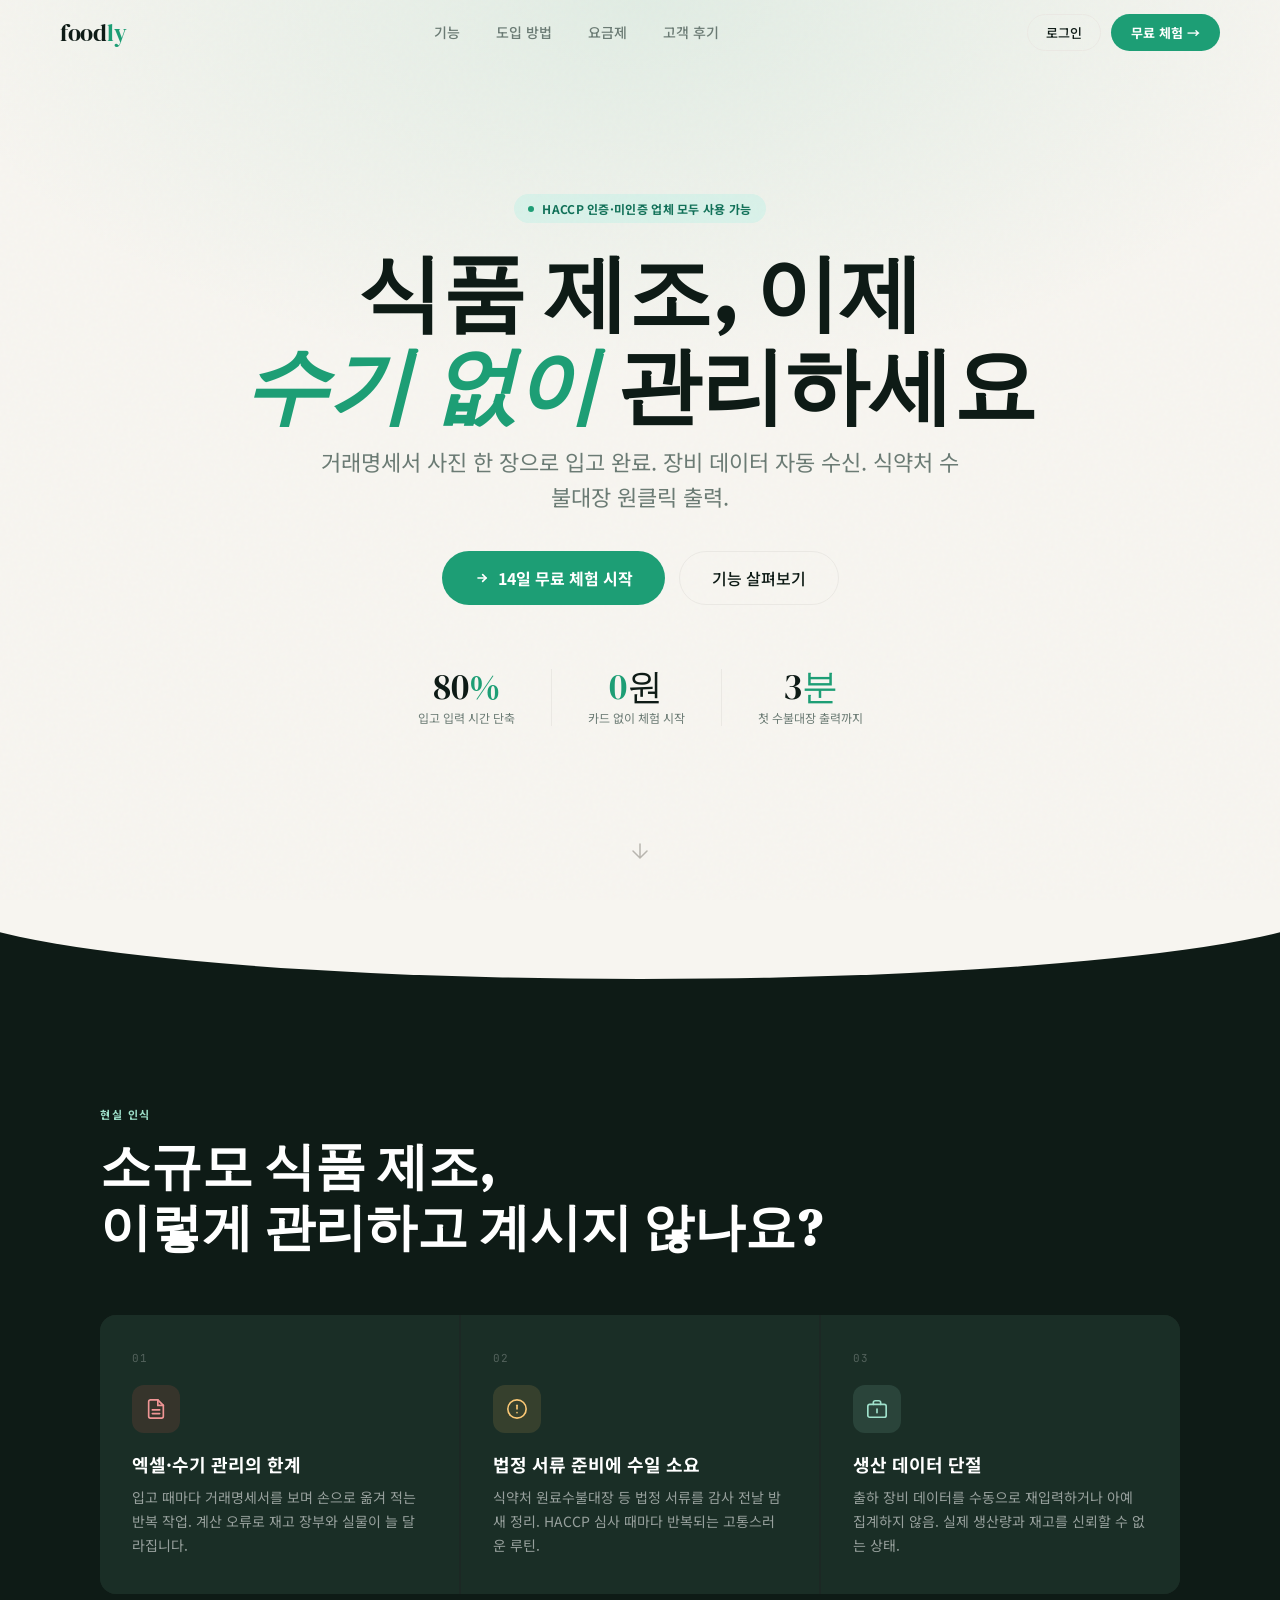
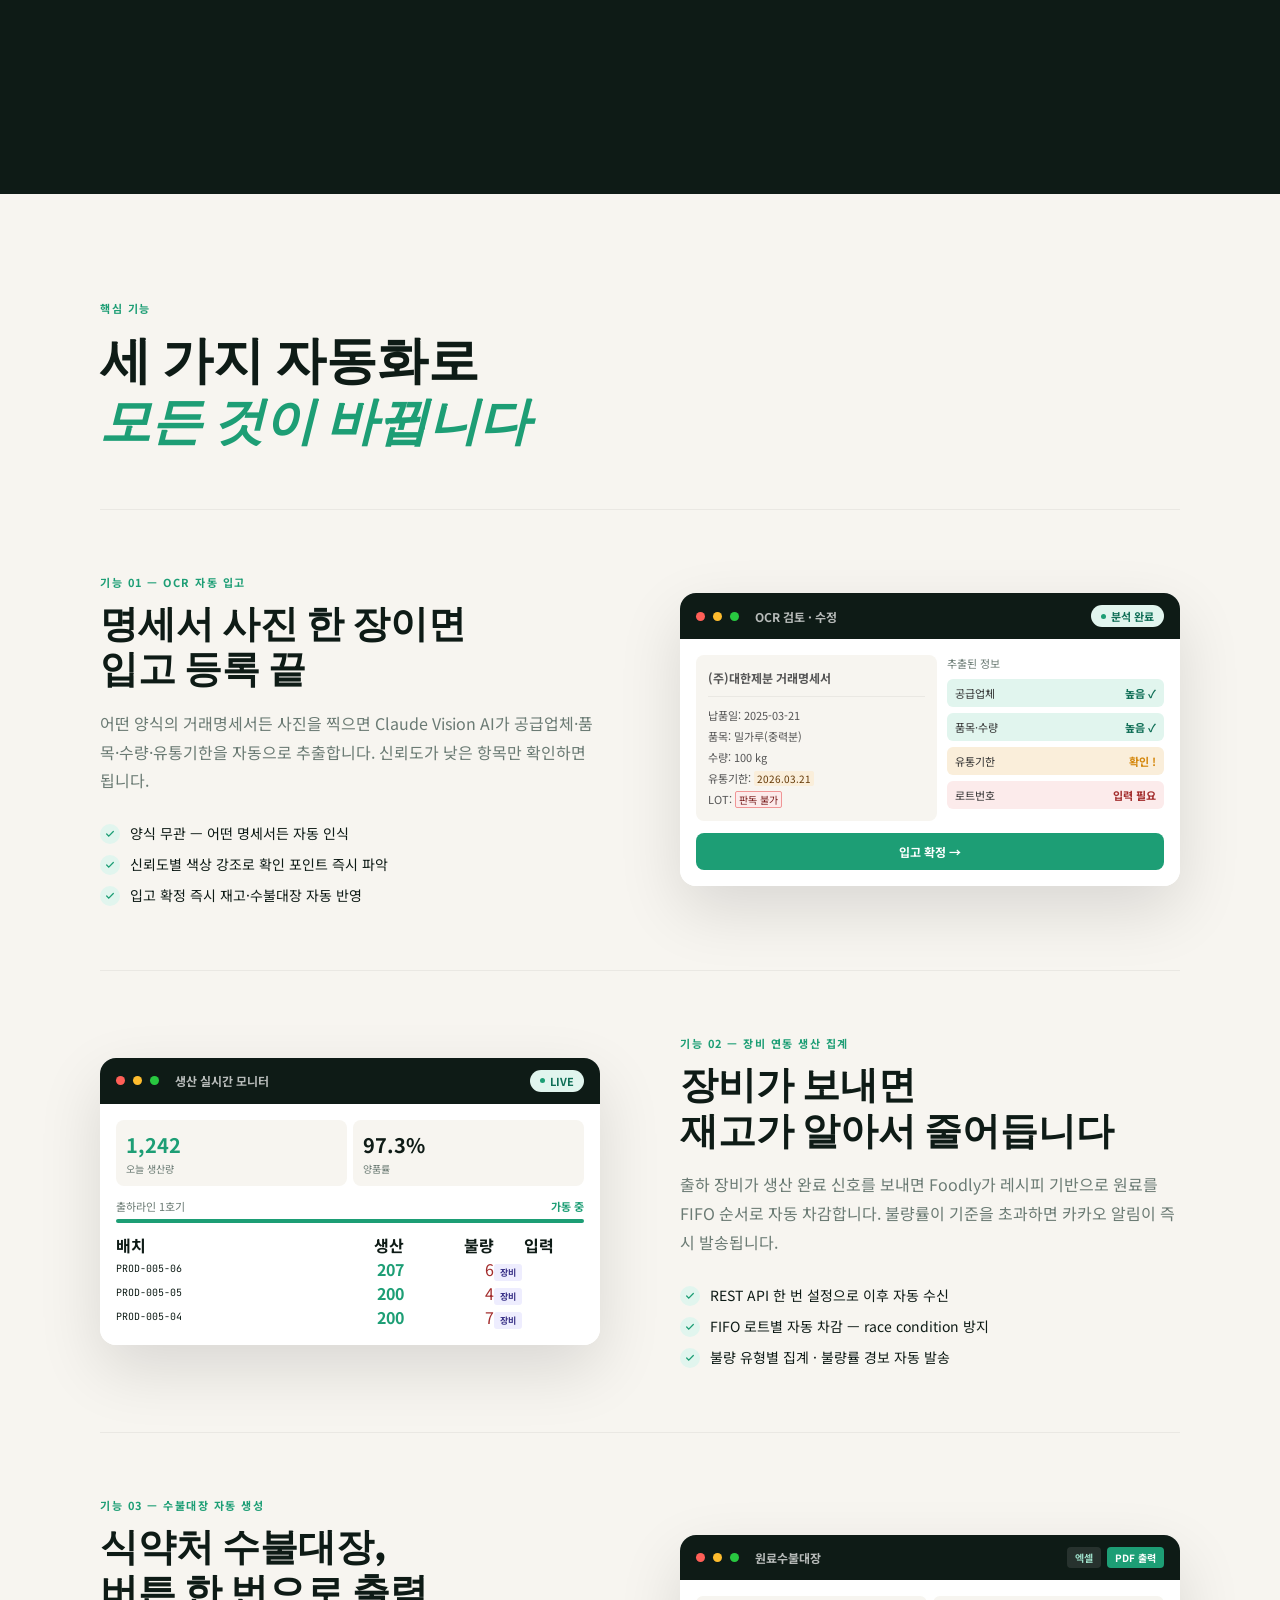
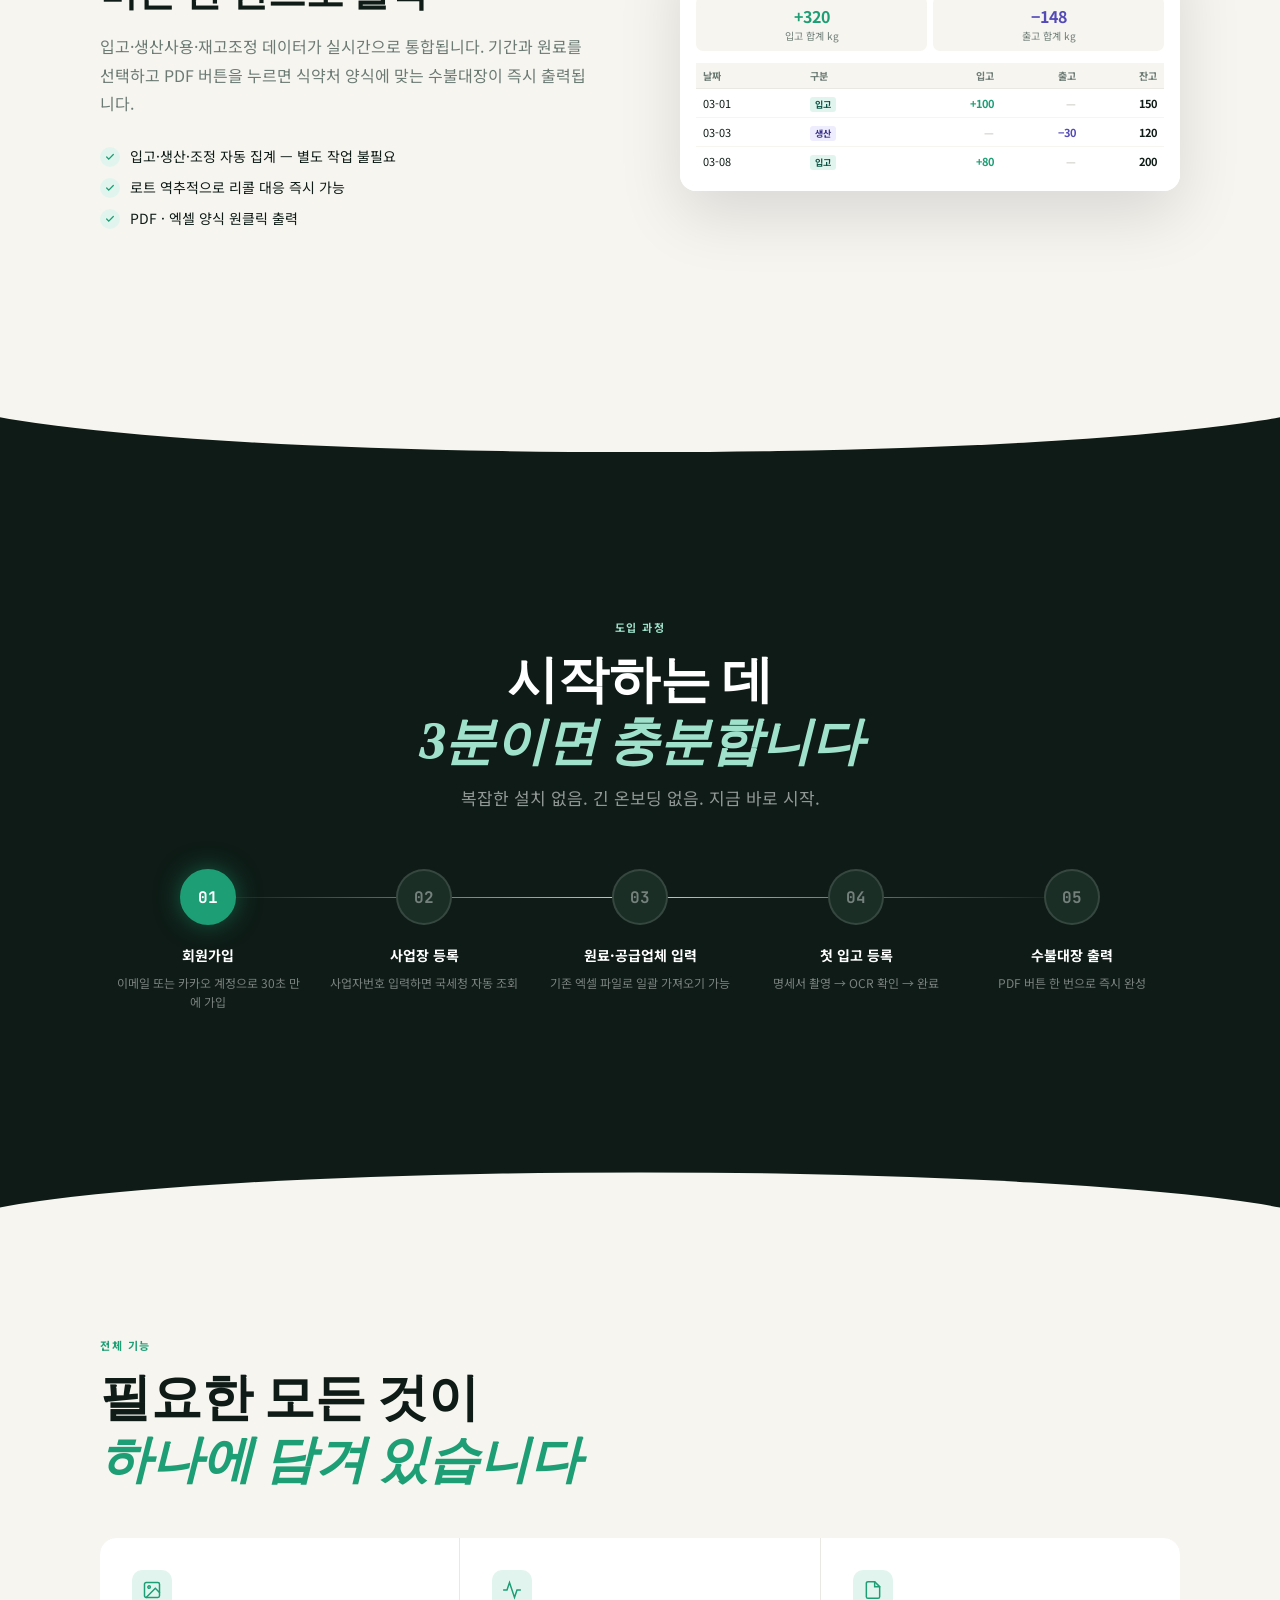
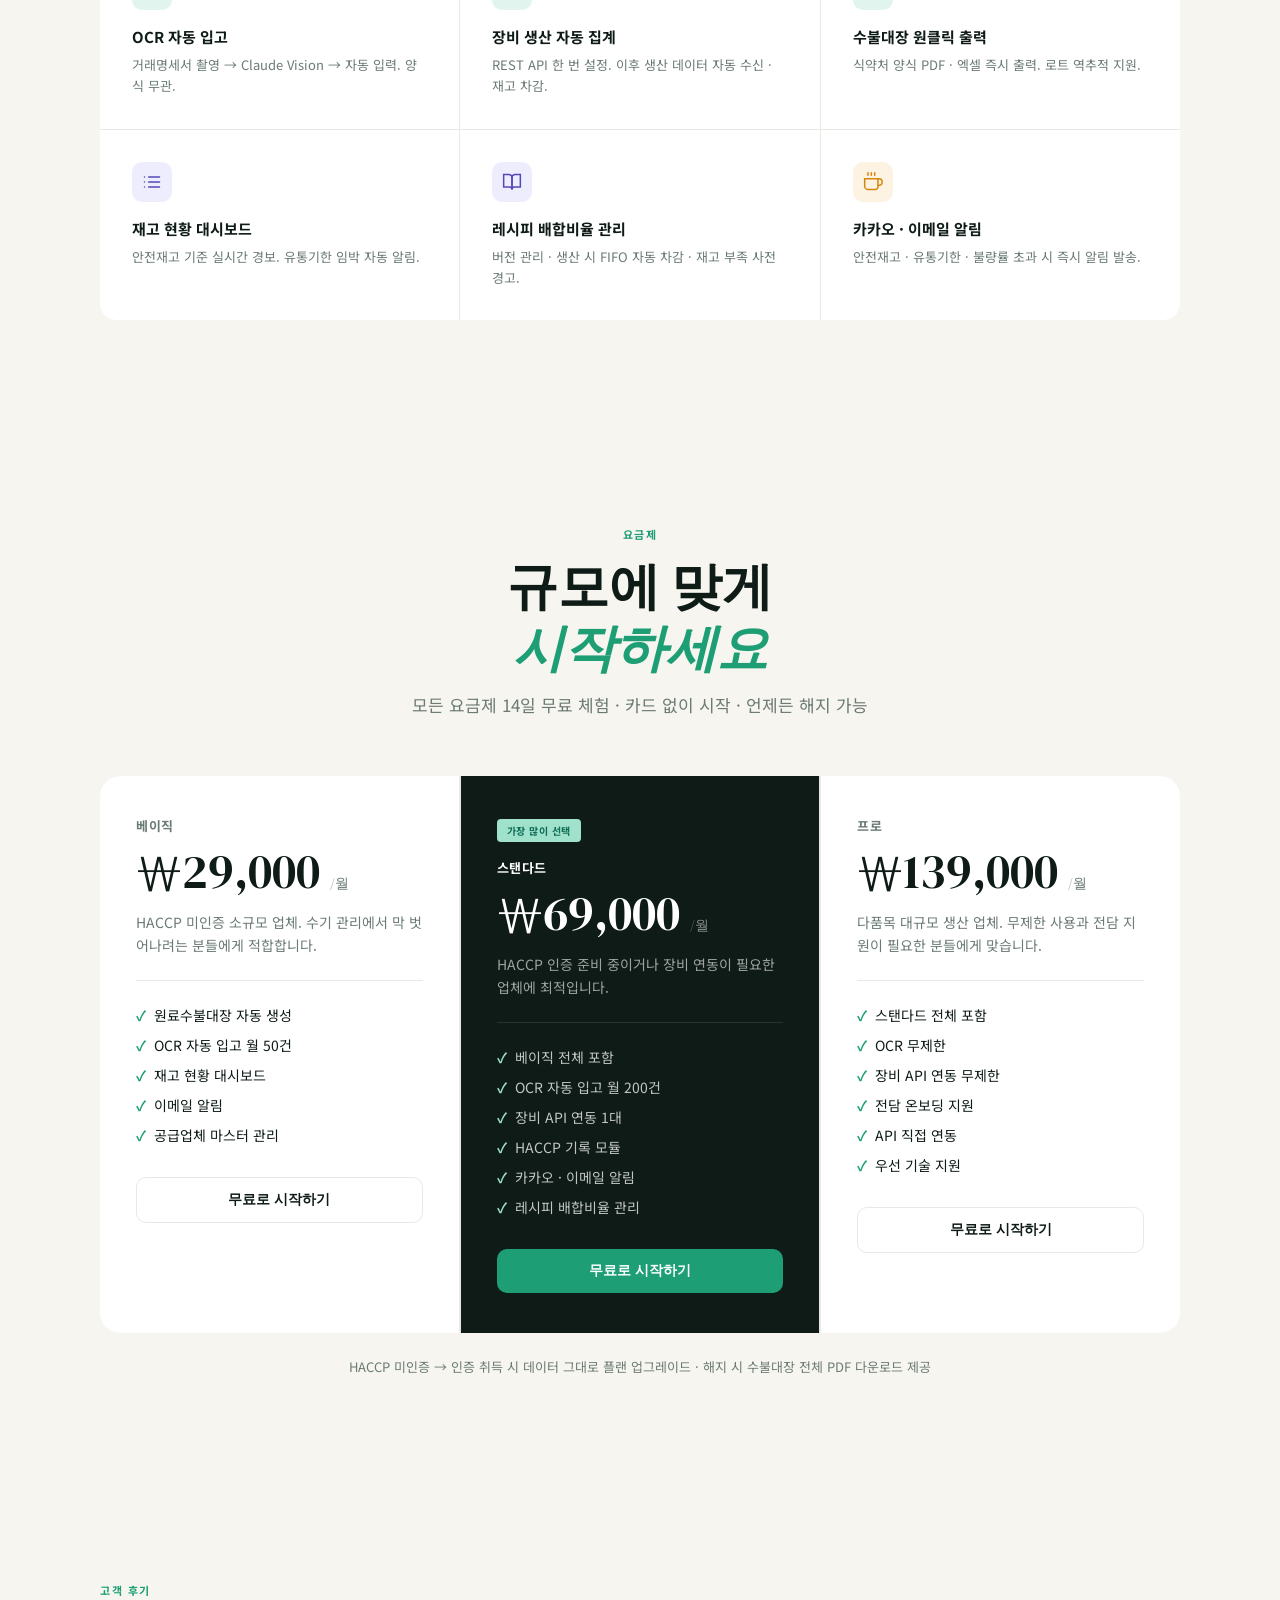
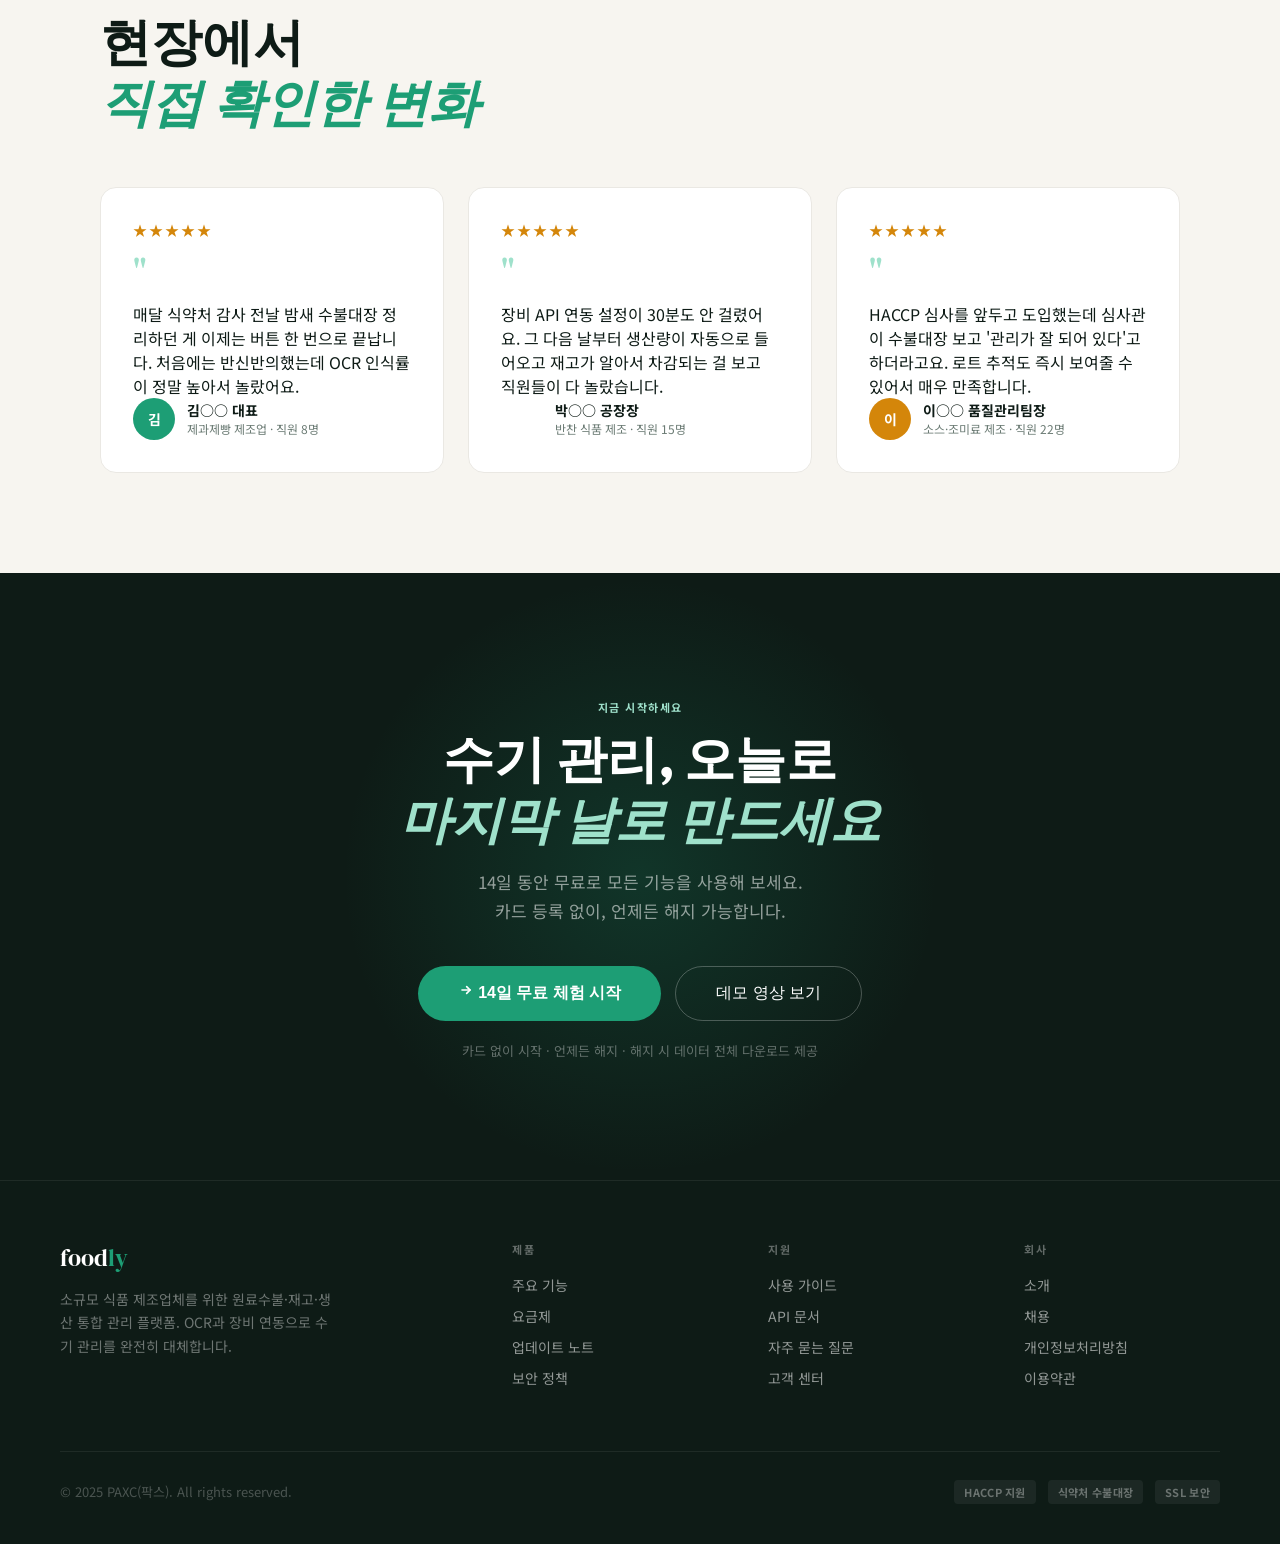
<file: foodly_landing.html>
<!DOCTYPE html>
<html lang="ko">
<head>
<meta charset="UTF-8"/>
<meta name="viewport" content="width=device-width, initial-scale=1.0"/>
<title>Foodly — 식품 제조 통합 관리 플랫폼</title>
<link rel="preconnect" href="https://fonts.googleapis.com"/>
<link href="https://fonts.googleapis.com/css2?family=Noto+Sans+KR:wght@300;400;500;700;900&family=DM+Serif+Display:ital@0;1&family=JetBrains+Mono:wght@400;500&display=swap" rel="stylesheet"/>
<style>
:root{
  --teal:#1D9E75; --teal-dk:#0F6E56; --teal-lt:#E1F5EE; --teal-md:#9FE1CB;
  --dark:#0E1B16; --dark2:#1a2e26;
  --off-white:#F7F5F0; --white:#FFFFFF;
  --gray:#6B7B74; --gray-lt:#EAE8E3; --gray-md:#B8B5AE;
  --amber:#D4860A; --amber-lt:#FDF3E3;
  --font-sans:'Noto Sans KR',sans-serif;
  --font-serif:'DM Serif Display',serif;
  --font-mono:'JetBrains Mono',monospace;
}
*{box-sizing:border-box;margin:0;padding:0}
html{scroll-behavior:smooth}
body{font-family:var(--font-sans);background:var(--off-white);color:var(--dark);overflow-x:hidden}
::-webkit-scrollbar{width:4px}
::-webkit-scrollbar-thumb{background:var(--teal-md);border-radius:2px}

/* ─── REVEAL ANIMATIONS ─── */
@keyframes fadeUp{from{opacity:0;transform:translateY(32px)}to{opacity:1;transform:translateY(0)}}
@keyframes fadeIn{from{opacity:0}to{opacity:1}}
@keyframes slideRight{from{opacity:0;transform:translateX(-24px)}to{opacity:1;transform:translateX(0)}}
@keyframes countUp{from{opacity:0;transform:scale(.8)}to{opacity:1;transform:scale(1)}}
@keyframes float{0%,100%{transform:translateY(0)}50%{transform:translateY(-10px)}}
@keyframes shimmer{0%{left:-100%}100%{left:200%}}
@keyframes pulse{0%,100%{opacity:1;transform:scale(1)}50%{opacity:.6;transform:scale(1.15)}}
@keyframes scan{0%{top:5%}100%{top:90%}}
.reveal{opacity:0;transform:translateY(28px);transition:opacity .7s ease, transform .7s ease}
.reveal.visible{opacity:1;transform:translateY(0)}
.reveal-d1{transition-delay:.1s}
.reveal-d2{transition-delay:.2s}
.reveal-d3{transition-delay:.3s}
.reveal-d4{transition-delay:.4s}

/* ─── NAV ─── */
nav{position:fixed;top:0;left:0;right:0;z-index:100;padding:0 60px;height:64px;display:flex;align-items:center;justify-content:space-between;transition:background .3s,box-shadow .3s}
nav.scrolled{background:rgba(247,245,240,.95);backdrop-filter:blur(12px);box-shadow:0 1px 0 var(--gray-lt)}
.nav-logo{font-family:var(--font-serif);font-size:24px;color:var(--dark);letter-spacing:-.3px}
.nav-logo span{color:var(--teal)}
.nav-links{display:flex;align-items:center;gap:36px}
.nav-links a{font-size:14px;font-weight:500;color:var(--gray);text-decoration:none;transition:color .2s}
.nav-links a:hover{color:var(--dark)}
.nav-cta{display:flex;gap:10px;align-items:center}
.btn-nav-ghost{padding:8px 18px;border:1px solid var(--gray-lt);border-radius:40px;font-size:13px;font-weight:500;color:var(--dark);background:transparent;cursor:pointer;transition:all .2s;text-decoration:none}
.btn-nav-ghost:hover{border-color:var(--teal);color:var(--teal)}
.btn-nav-primary{padding:9px 20px;border-radius:40px;font-size:13px;font-weight:700;color:#fff;background:var(--teal);border:none;cursor:pointer;transition:all .2s;text-decoration:none}
.btn-nav-primary:hover{background:var(--teal-dk);transform:translateY(-1px);box-shadow:0 4px 16px rgba(29,158,117,.35)}

/* ─── HERO ─── */
.hero{min-height:100vh;display:flex;flex-direction:column;align-items:center;justify-content:center;padding:100px 40px 80px;position:relative;overflow:hidden}
.hero-bg{position:absolute;inset:0;background:radial-gradient(ellipse 80% 60% at 50% 0%, rgba(29,158,117,.1) 0%, transparent 70%);pointer-events:none}
.hero-noise{position:absolute;inset:0;opacity:.025;background-image:url("data:image/svg+xml,%3Csvg viewBox='0 0 256 256' xmlns='http://www.w3.org/2000/svg'%3E%3Cfilter id='noise'%3E%3CfeTurbulence type='fractalNoise' baseFrequency='0.9' numOctaves='4' stitchTiles='stitch'/%3E%3C/filter%3E%3Crect width='100%25' height='100%25' filter='url(%23noise)'/%3E%3C/svg%3E");pointer-events:none}
.hero-label{display:inline-flex;align-items:center;gap:8px;background:var(--teal-lt);color:var(--teal-dk);font-size:12px;font-weight:700;padding:6px 14px;border-radius:40px;margin-bottom:24px;letter-spacing:.3px;animation:fadeIn .8s ease both}
.hero-label-dot{width:6px;height:6px;border-radius:50%;background:var(--teal);animation:pulse 1.6s ease-in-out infinite}
.hero-title{font-family:var(--font-serif);font-size:clamp(44px,7vw,84px);line-height:1.1;text-align:center;color:var(--dark);margin-bottom:12px;animation:fadeUp .9s ease both;animation-delay:.15s;max-width:900px}
.hero-title em{color:var(--teal);font-style:italic}
.hero-title-sub{font-size:clamp(18px,2.5vw,22px);color:var(--gray);text-align:center;margin-bottom:36px;font-weight:400;animation:fadeUp .9s ease both;animation-delay:.3s;max-width:640px;line-height:1.6}
.hero-btns{display:flex;gap:14px;justify-content:center;animation:fadeUp .9s ease both;animation-delay:.45s;margin-bottom:64px}
.btn-hero-primary{padding:14px 32px;border-radius:40px;font-size:16px;font-weight:700;color:#fff;background:var(--teal);border:none;cursor:pointer;transition:all .25s;text-decoration:none;display:inline-flex;align-items:center;gap:8px}
.btn-hero-primary:hover{background:var(--teal-dk);transform:translateY(-2px);box-shadow:0 8px 32px rgba(29,158,117,.4)}
.btn-hero-ghost{padding:14px 32px;border-radius:40px;font-size:16px;font-weight:500;color:var(--dark);background:transparent;border:1.5px solid var(--gray-lt);cursor:pointer;transition:all .25s;text-decoration:none}
.btn-hero-ghost:hover{border-color:var(--dark);transform:translateY(-2px)}
.hero-stats{display:flex;gap:0;animation:fadeUp .9s ease both;animation-delay:.6s}
.stat-item{padding:0 36px;text-align:center;border-right:1px solid var(--gray-lt)}
.stat-item:first-child{padding-left:0}
.stat-item:last-child{border-right:none;padding-right:0}
.stat-num{font-family:var(--font-serif);font-size:36px;color:var(--dark);line-height:1}
.stat-num span{color:var(--teal)}
.stat-label{font-size:12px;color:var(--gray);margin-top:4px}
.hero-arrow{position:absolute;bottom:32px;left:50%;transform:translateX(-50%);animation:float 2.2s ease-in-out infinite;color:var(--gray-md)}

/* ─── SECTION COMMONS ─── */
section{padding:100px 0}
.container{max-width:1160px;margin:0 auto;padding:0 40px}
.section-label{display:inline-block;font-size:11px;font-weight:700;letter-spacing:1.5px;text-transform:uppercase;color:var(--teal);margin-bottom:14px}
.section-title{font-family:var(--font-serif);font-size:clamp(32px,4vw,52px);color:var(--dark);line-height:1.2;margin-bottom:16px}
.section-title em{color:var(--teal);font-style:italic}
.section-sub{font-size:17px;color:var(--gray);line-height:1.7;max-width:580px}

/* ─── PROBLEM SECTION ─── */
.problem{background:var(--dark);overflow:hidden;position:relative}
.problem::before{content:'';position:absolute;top:-1px;left:0;right:0;height:80px;background:var(--off-white);clip-path:ellipse(55% 100% at 50% 0%)}
.problem-inner{padding:100px 0}
.problem .section-label{color:var(--teal-md)}
.problem .section-title{color:var(--white)}
.problem-grid{display:grid;grid-template-columns:repeat(3,1fr);gap:2px;margin-top:56px;background:rgba(255,255,255,.06);border-radius:16px;overflow:hidden}
.prob-card{padding:36px 32px;background:var(--dark2);position:relative;overflow:hidden;transition:background .25s}
.prob-card:hover{background:#223a30}
.prob-num{font-family:var(--font-mono);font-size:11px;color:rgba(255,255,255,.25);margin-bottom:20px;letter-spacing:1px}
.prob-icon{width:48px;height:48px;border-radius:12px;margin-bottom:20px;display:flex;align-items:center;justify-content:center}
.prob-title{font-size:18px;font-weight:700;color:#fff;margin-bottom:10px;line-height:1.3}
.prob-body{font-size:14px;color:rgba(255,255,255,.55);line-height:1.7}
.prob-card::after{content:'';position:absolute;bottom:0;left:0;right:0;height:2px;background:linear-gradient(90deg,var(--teal),transparent);transform:scaleX(0);transform-origin:left;transition:transform .35s ease}
.prob-card:hover::after{transform:scaleX(1)}

/* ─── FEATURES ─── */
.feature-block{display:grid;grid-template-columns:1fr 1fr;gap:80px;align-items:center;padding:64px 0;border-top:1px solid var(--gray-lt)}
.feature-block:first-child{border-top:none;padding-top:0}
.feature-block.reverse{direction:rtl}
.feature-block.reverse > *{direction:ltr}
.feat-eyebrow{font-size:11px;font-weight:700;letter-spacing:1.5px;text-transform:uppercase;color:var(--teal);margin-bottom:12px}
.feat-title{font-family:var(--font-serif);font-size:clamp(26px,3vw,38px);color:var(--dark);margin-bottom:16px;line-height:1.2}
.feat-desc{font-size:16px;color:var(--gray);line-height:1.8;margin-bottom:28px}
.feat-points{display:flex;flex-direction:column;gap:10px}
.feat-point{display:flex;align-items:flex-start;gap:10px;font-size:14px;color:var(--dark)}
.fp-dot{width:20px;height:20px;border-radius:50%;background:var(--teal-lt);display:flex;align-items:center;justify-content:center;flex-shrink:0;margin-top:1px}
.fp-dot svg{width:10px;height:10px}
.feat-visual{border-radius:16px;overflow:hidden;box-shadow:0 24px 64px rgba(0,0,0,.12);position:relative;background:var(--white)}

/* ─── MOCK UI ELEMENTS ─── */
.mock-card{background:#fff;border-radius:12px;overflow:hidden;font-family:var(--font-sans)}
.mock-header{background:var(--dark);padding:12px 16px;display:flex;align-items:center;gap:8px}
.mock-dot{width:9px;height:9px;border-radius:50%}
.mock-title{font-size:12px;font-weight:700;color:rgba(255,255,255,.7);margin-left:8px}
.mock-body{padding:16px}
.mock-row{display:flex;justify-content:space-between;align-items:center;padding:9px 12px;border-radius:7px;margin-bottom:5px;font-size:12px}
.mock-row.ok{background:#E1F5EE}
.mock-row.warn{background:#FAEEDA}
.mock-row.danger{background:#FCEBEB}
.mock-bar{height:5px;border-radius:3px;margin-top:4px}
.mock-step{display:flex;align-items:center;gap:8px;padding:8px 12px;background:var(--off-white);border-radius:8px;margin-bottom:6px;font-size:12px}
.step-num{width:22px;height:22px;border-radius:50%;background:var(--teal);color:#fff;font-size:10px;font-weight:700;display:flex;align-items:center;justify-content:center;flex-shrink:0}
.step-done{background:var(--teal-md)}
.mock-kpi-grid{display:grid;grid-template-columns:1fr 1fr;gap:6px;margin-bottom:12px}
.mock-kpi{background:var(--off-white);border-radius:8px;padding:10px}
.mock-kpi-val{font-size:20px;font-weight:700;color:var(--dark)}
.mock-kpi-lbl{font-size:10px;color:var(--gray);margin-top:2px}
.scan-container{position:relative;overflow:hidden}
.scan-line{position:absolute;left:5%;right:5%;height:1.5px;background:var(--teal);opacity:.8;animation:scan 2.5s linear infinite}
.live-badge{display:inline-flex;align-items:center;gap:5px;background:var(--teal-lt);color:var(--teal-dk);font-size:11px;font-weight:700;padding:3px 10px;border-radius:20px}
.live-dot{width:5px;height:5px;border-radius:50%;background:var(--teal);animation:pulse 1.6s ease-in-out infinite}
.device-bar{height:4px;border-radius:2px;background:var(--gray-lt);overflow:hidden;margin-top:5px}
.device-fill{height:100%;background:var(--teal);animation:grow 3s linear infinite}
@keyframes grow{from{width:0}to{width:100%}}
.tbl-mock th{font-size:10px;color:var(--gray);font-weight:700;padding:6px 8px;text-align:left;border-bottom:1px solid var(--gray-lt)}
.tbl-mock td{font-size:11px;padding:7px 8px;border-bottom:1px solid var(--off-white)}
.tbl-mock tr:last-child td{border:none}
.tag{font-size:9px;font-weight:700;padding:2px 6px;border-radius:3px}
.tag-ocr{background:var(--teal-lt);color:#085041}
.tag-dev{background:#EEEDFE;color:#3C3489}

/* ─── WORKFLOW ─── */
.workflow{background:var(--dark);position:relative;overflow:hidden}
.workflow::before{content:'';position:absolute;top:-1px;left:0;right:0;height:60px;background:var(--off-white);clip-path:ellipse(55% 100% at 50% 0%)}
.workflow::after{content:'';position:absolute;bottom:-1px;left:0;right:0;height:60px;background:var(--off-white);clip-path:ellipse(55% 100% at 50% 100%)}
.workflow-inner{padding:120px 0}
.workflow .section-title{color:#fff}
.workflow .section-sub{color:rgba(255,255,255,.55)}
.steps-grid{display:grid;grid-template-columns:repeat(5,1fr);gap:0;margin-top:56px;position:relative}
.steps-grid::before{content:'';position:absolute;top:28px;left:10%;right:10%;height:1px;background:linear-gradient(90deg,transparent,var(--teal-md),transparent)}
.wf-step{display:flex;flex-direction:column;align-items:center;text-align:center;padding:0 12px;position:relative;z-index:1}
.wf-num{width:56px;height:56px;border-radius:50%;background:var(--dark2);border:2px solid rgba(255,255,255,.12);display:flex;align-items:center;justify-content:center;font-family:var(--font-mono);font-size:16px;font-weight:700;color:rgba(255,255,255,.4);margin-bottom:20px;transition:all .3s;flex-shrink:0}
.wf-step.active .wf-num{background:var(--teal);border-color:var(--teal);color:#fff;box-shadow:0 0 24px rgba(29,158,117,.5)}
.wf-title{font-size:14px;font-weight:700;color:#fff;margin-bottom:8px}
.wf-desc{font-size:12px;color:rgba(255,255,255,.45);line-height:1.6}

/* ─── PRICING ─── */
.price-grid{display:grid;grid-template-columns:repeat(3,1fr);gap:2px;margin-top:56px;background:var(--gray-lt);border-radius:20px;overflow:hidden}
.price-card{background:var(--white);padding:40px 36px;position:relative;transition:transform .2s}
.price-card:hover{transform:translateY(-4px);z-index:1;box-shadow:0 20px 60px rgba(0,0,0,.1)}
.price-card.featured{background:var(--dark)}
.price-card.featured .price-name{color:#fff}
.price-card.featured .price-amount{color:#fff}
.price-card.featured .price-period{color:rgba(255,255,255,.5)}
.price-card.featured .price-desc{color:rgba(255,255,255,.6)}
.price-card.featured .price-feature{color:rgba(255,255,255,.75)}
.price-card.featured .price-feature::before{color:var(--teal-md)}
.featured-tag{display:inline-block;font-size:10px;font-weight:700;letter-spacing:.5px;text-transform:uppercase;color:var(--teal-dk);background:var(--teal-md);padding:4px 10px;border-radius:4px;margin-bottom:16px}
.price-name{font-size:13px;font-weight:700;color:var(--gray);letter-spacing:.5px;text-transform:uppercase;margin-bottom:12px}
.price-amount{font-family:var(--font-serif);font-size:48px;color:var(--dark);line-height:1}
.price-period{font-size:14px;color:var(--gray)}
.price-desc{font-size:14px;color:var(--gray);margin:16px 0 24px;line-height:1.6;padding-bottom:24px;border-bottom:1px solid var(--gray-lt)}
.price-card.featured .price-desc{border-color:rgba(255,255,255,.1)}
.price-features{display:flex;flex-direction:column;gap:10px;margin-bottom:32px}
.price-feature{font-size:14px;color:var(--dark);display:flex;gap:8px;align-items:flex-start}
.price-feature::before{content:'✓';color:var(--teal);font-weight:700;flex-shrink:0}
.btn-price{width:100%;padding:13px;border-radius:10px;font-size:14px;font-weight:700;cursor:pointer;border:none;transition:all .2s}
.btn-price-outline{background:transparent;border:1.5px solid var(--gray-lt);color:var(--dark)}
.btn-price-outline:hover{border-color:var(--teal);color:var(--teal)}
.btn-price-primary{background:var(--teal);color:#fff}
.btn-price-primary:hover{background:var(--teal-dk);transform:translateY(-1px);box-shadow:0 6px 20px rgba(29,158,117,.35)}
.btn-price-dark{background:rgba(255,255,255,.1);color:#fff}
.btn-price-dark:hover{background:rgba(255,255,255,.2)}
.price-note{text-align:center;font-size:13px;color:var(--gray);margin-top:24px}

/* ─── TESTIMONIALS ─── */
.testimonials{background:var(--off-white)}
.testi-grid{display:grid;grid-template-columns:repeat(3,1fr);gap:24px;margin-top:52px}
.testi-card{background:var(--white);border-radius:16px;padding:32px;border:1px solid var(--gray-lt);transition:box-shadow .2s}
.testi-card:hover{box-shadow:0 8px 32px rgba(0,0,0,.08)}
.testi-quote{font-size:32px;color:var(--teal-md);font-family:var(--font-serif);line-height:1;margin-bottom:16px}"</div>
.testi-text{font-size:15px;color:var(--dark);line-height:1.75;margin-bottom:24px}
.testi-author{display:flex;align-items:center;gap:12px}
.testi-avatar{width:42px;height:42px;border-radius:50%;display:flex;align-items:center;justify-content:center;font-size:14px;font-weight:700;color:#fff;flex-shrink:0}
.testi-name{font-size:14px;font-weight:700;color:var(--dark)}
.testi-role{font-size:12px;color:var(--gray)}
.stars{color:var(--amber);font-size:14px;margin-bottom:14px;letter-spacing:2px}

/* ─── CTA SECTION ─── */
.cta-section{background:var(--dark);text-align:center;padding:120px 40px;position:relative;overflow:hidden}
.cta-glow{position:absolute;top:50%;left:50%;transform:translate(-50%,-50%);width:600px;height:600px;background:radial-gradient(circle,rgba(29,158,117,.2) 0%,transparent 70%);pointer-events:none}
.cta-section .section-title{color:#fff;max-width:700px;margin:0 auto 16px}
.cta-section .section-sub{color:rgba(255,255,255,.55);margin:0 auto 40px}
.cta-btns{display:flex;gap:14px;justify-content:center;flex-wrap:wrap}
.btn-cta-primary{padding:16px 40px;border-radius:40px;font-size:16px;font-weight:700;color:#fff;background:var(--teal);border:none;cursor:pointer;transition:all .25s}
.btn-cta-primary:hover{background:var(--teal-dk);transform:translateY(-2px);box-shadow:0 8px 32px rgba(29,158,117,.5)}
.btn-cta-ghost{padding:16px 40px;border-radius:40px;font-size:16px;font-weight:500;color:#fff;background:transparent;border:1.5px solid rgba(255,255,255,.25);cursor:pointer;transition:all .25s}
.btn-cta-ghost:hover{border-color:rgba(255,255,255,.6)}
.cta-note{font-size:13px;color:rgba(255,255,255,.35);margin-top:20px}

/* ─── FOOTER ─── */
footer{background:var(--dark);border-top:1px solid rgba(255,255,255,.07);padding:60px 60px 40px}
.footer-grid{display:grid;grid-template-columns:2fr 1fr 1fr 1fr;gap:60px;margin-bottom:52px}
.footer-brand{font-family:var(--font-serif);font-size:24px;color:#fff;margin-bottom:14px}
.footer-brand span{color:var(--teal)}
.footer-desc{font-size:14px;color:rgba(255,255,255,.4);line-height:1.7;max-width:280px}
.footer-col-title{font-size:11px;font-weight:700;letter-spacing:1.5px;text-transform:uppercase;color:rgba(255,255,255,.35);margin-bottom:18px}
.footer-link{display:block;font-size:14px;color:rgba(255,255,255,.55);text-decoration:none;margin-bottom:11px;transition:color .2s}
.footer-link:hover{color:#fff}
.footer-bottom{border-top:1px solid rgba(255,255,255,.07);padding-top:28px;display:flex;justify-content:space-between;align-items:center}
.footer-copy{font-size:13px;color:rgba(255,255,255,.25)}
.footer-badges{display:flex;gap:12px}
.footer-badge{font-size:11px;font-weight:700;padding:4px 10px;border-radius:4px;background:rgba(255,255,255,.06);color:rgba(255,255,255,.35);letter-spacing:.3px}

/* ─── FLOATING PILL ─── */
.floating-pill{position:fixed;bottom:28px;right:28px;z-index:50;display:flex;align-items:center;gap:10px;background:var(--dark);color:#fff;padding:12px 20px;border-radius:40px;font-size:13px;font-weight:700;box-shadow:0 8px 32px rgba(0,0,0,.35);cursor:pointer;transition:all .25s;text-decoration:none}
.floating-pill:hover{background:var(--teal-dk);transform:translateY(-2px);box-shadow:0 12px 40px rgba(29,158,117,.5)}
.fp-dot2{width:7px;height:7px;border-radius:50%;background:var(--teal-md);animation:pulse 1.6s ease-in-out infinite}
</style>
</head>
<body>

<!-- NAV -->
<nav id="nav">
  <a href="#" style="text-decoration:none"><div class="nav-logo">food<span>ly</span></div></a>
  <div class="nav-links">
    <a href="#features">기능</a>
    <a href="#workflow">도입 방법</a>
    <a href="#pricing">요금제</a>
    <a href="#testimonials">고객 후기</a>
  </div>
  <div class="nav-cta">
    <a href="#" class="btn-nav-ghost">로그인</a>
    <a href="#pricing" class="btn-nav-primary">무료 체험 →</a>
  </div>
</nav>

<!-- HERO -->
<section class="hero">
  <div class="hero-bg"></div>
  <div class="hero-noise"></div>
  <div class="hero-label"><div class="hero-label-dot"></div>HACCP 인증·미인증 업체 모두 사용 가능</div>
  <h1 class="hero-title">식품 제조, 이제<br/><em>수기 없이</em> 관리하세요</h1>
  <p class="hero-title-sub">거래명세서 사진 한 장으로 입고 완료. 장비 데이터 자동 수신. 식약처 수불대장 원클릭 출력.</p>
  <div class="hero-btns">
    <a href="#pricing" class="btn-hero-primary">
      <svg width="16" height="16" viewBox="0 0 24 24" fill="none" stroke="currentColor" stroke-width="2.5" stroke-linecap="round"><polyline points="13 17 18 12 13 7"/><path d="M6 12h12"/></svg>
      14일 무료 체험 시작
    </a>
    <a href="#features" class="btn-hero-ghost">기능 살펴보기</a>
  </div>
  <div class="hero-stats">
    <div class="stat-item"><div class="stat-num">80<span>%</span></div><div class="stat-label">입고 입력 시간 단축</div></div>
    <div class="stat-item"><div class="stat-num"><span>0</span>원</div><div class="stat-label">카드 없이 체험 시작</div></div>
    <div class="stat-item"><div class="stat-num">3<span>분</span></div><div class="stat-label">첫 수불대장 출력까지</div></div>
  </div>
  <div class="hero-arrow">
    <svg width="24" height="24" viewBox="0 0 24 24" fill="none" stroke="currentColor" stroke-width="1.5" stroke-linecap="round"><path d="M12 5v14M5 12l7 7 7-7"/></svg>
  </div>
</section>

<!-- PROBLEM -->
<section class="problem">
  <div class="problem-inner">
    <div class="container">
      <div class="reveal"><div class="section-label">현실 인식</div></div>
      <h2 class="section-title reveal reveal-d1" style="color:#fff">소규모 식품 제조,<br/>이렇게 관리하고 계시지 않나요?</h2>
      <div class="problem-grid reveal reveal-d2">
        <div class="prob-card">
          <div class="prob-num">01</div>
          <div class="prob-icon" style="background:rgba(255,100,80,.12)">
            <svg width="22" height="22" viewBox="0 0 24 24" fill="none" stroke="#F09595" stroke-width="1.8" stroke-linecap="round"><path d="M14 2H6a2 2 0 00-2 2v16a2 2 0 002 2h12a2 2 0 002-2V8z"/><polyline points="14 2 14 8 20 8"/><line x1="16" y1="13" x2="8" y2="13"/><line x1="16" y1="17" x2="8" y2="17"/></svg>
          </div>
          <div class="prob-title">엑셀·수기 관리의 한계</div>
          <div class="prob-body">입고 때마다 거래명세서를 보며 손으로 옮겨 적는 반복 작업. 계산 오류로 재고 장부와 실물이 늘 달라집니다.</div>
        </div>
        <div class="prob-card">
          <div class="prob-num">02</div>
          <div class="prob-icon" style="background:rgba(250,192,100,.12)">
            <svg width="22" height="22" viewBox="0 0 24 24" fill="none" stroke="#FAC775" stroke-width="1.8" stroke-linecap="round"><circle cx="12" cy="12" r="10"/><line x1="12" y1="8" x2="12" y2="12"/><line x1="12" y1="16" x2="12.01" y2="16"/></svg>
          </div>
          <div class="prob-title">법정 서류 준비에 수일 소요</div>
          <div class="prob-body">식약처 원료수불대장 등 법정 서류를 감사 전날 밤새 정리. HACCP 심사 때마다 반복되는 고통스러운 루틴.</div>
        </div>
        <div class="prob-card">
          <div class="prob-num">03</div>
          <div class="prob-icon" style="background:rgba(159,225,203,.12)">
            <svg width="22" height="22" viewBox="0 0 24 24" fill="none" stroke="#9FE1CB" stroke-width="1.8" stroke-linecap="round"><rect x="2" y="7" width="20" height="14" rx="2"/><path d="M16 7V5a2 2 0 00-2-2h-4a2 2 0 00-2 2v2"/><line x1="12" y1="12" x2="12" y2="16"/></svg>
          </div>
          <div class="prob-title">생산 데이터 단절</div>
          <div class="prob-body">출하 장비 데이터를 수동으로 재입력하거나 아예 집계하지 않음. 실제 생산량과 재고를 신뢰할 수 없는 상태.</div>
        </div>
      </div>
    </div>
  </div>
</section>

<!-- FEATURES -->
<section id="features" style="background:var(--off-white)">
  <div class="container">
    <div class="reveal"><div class="section-label">핵심 기능</div></div>
    <h2 class="section-title reveal reveal-d1">세 가지 자동화로<br/><em>모든 것이 바뀝니다</em></h2>

    <!-- Feature 1: OCR -->
    <div class="feature-block reveal" style="margin-top:56px">
      <div>
        <div class="feat-eyebrow">기능 01 — OCR 자동 입고</div>
        <h3 class="feat-title">명세서 사진 한 장이면<br/>입고 등록 끝</h3>
        <p class="feat-desc">어떤 양식의 거래명세서든 사진을 찍으면 Claude Vision AI가 공급업체·품목·수량·유통기한을 자동으로 추출합니다. 신뢰도가 낮은 항목만 확인하면 됩니다.</p>
        <div class="feat-points">
          <div class="feat-point"><div class="fp-dot"><svg viewBox="0 0 24 24" fill="none" stroke="var(--teal)" stroke-width="3" stroke-linecap="round"><polyline points="20 6 9 17 4 12"/></svg></div>양식 무관 — 어떤 명세서든 자동 인식</div>
          <div class="feat-point"><div class="fp-dot"><svg viewBox="0 0 24 24" fill="none" stroke="var(--teal)" stroke-width="3" stroke-linecap="round"><polyline points="20 6 9 17 4 12"/></svg></div>신뢰도별 색상 강조로 확인 포인트 즉시 파악</div>
          <div class="feat-point"><div class="fp-dot"><svg viewBox="0 0 24 24" fill="none" stroke="var(--teal)" stroke-width="3" stroke-linecap="round"><polyline points="20 6 9 17 4 12"/></svg></div>입고 확정 즉시 재고·수불대장 자동 반영</div>
        </div>
      </div>
      <div class="feat-visual">
        <div class="mock-card">
          <div class="mock-header">
            <div class="mock-dot" style="background:#FF5F57"></div>
            <div class="mock-dot" style="background:#FEBC2E"></div>
            <div class="mock-dot" style="background:#28C840"></div>
            <div class="mock-title">OCR 검토 · 수정</div>
            <div class="live-badge" style="margin-left:auto"><div class="live-dot"></div>분석 완료</div>
          </div>
          <div class="mock-body">
            <div style="display:flex;gap:10px;margin-bottom:12px">
              <div style="flex:1;background:var(--off-white);border-radius:8px;padding:12px;font-size:11px;line-height:1.9;color:#555">
                <div style="font-size:12px;font-weight:700;border-bottom:1px solid var(--gray-lt);padding-bottom:6px;margin-bottom:8px">(주)대한제분 거래명세서</div>
                납품일: 2025-03-21<br/>
                품목: 밀가루(중력분)<br/>
                수량: 100 kg<br/>
                유통기한: <span style="background:#FAEEDA;color:#633806;padding:0 3px;border-radius:2px;font-size:10px">2026.03.21</span><br/>
                LOT: <span style="background:#FCEBEB;color:#7a1f1f;padding:0 3px;border-radius:2px;font-size:10px;border:1px solid #F09595">판독 불가</span>
              </div>
              <div style="flex:1;display:flex;flex-direction:column;gap:6px">
                <div style="font-size:11px;color:var(--gray);margin-bottom:2px">추출된 정보</div>
                <div style="background:var(--teal-lt);border-radius:6px;padding:6px 8px;font-size:11px;display:flex;justify-content:space-between"><span style="color:#333">공급업체</span><span style="color:var(--teal-dk);font-weight:700">높음 ✓</span></div>
                <div style="background:var(--teal-lt);border-radius:6px;padding:6px 8px;font-size:11px;display:flex;justify-content:space-between"><span style="color:#333">품목·수량</span><span style="color:var(--teal-dk);font-weight:700">높음 ✓</span></div>
                <div style="background:#FAEEDA;border-radius:6px;padding:6px 8px;font-size:11px;display:flex;justify-content:space-between"><span style="color:#333">유통기한</span><span style="color:var(--amber);font-weight:700">확인 !</span></div>
                <div style="background:#FCEBEB;border-radius:6px;padding:6px 8px;font-size:11px;display:flex;justify-content:space-between"><span style="color:#333">로트번호</span><span style="color:#A32D2D;font-weight:700">입력 필요</span></div>
              </div>
            </div>
            <div style="background:var(--teal);border-radius:8px;padding:10px 14px;color:#fff;font-size:12px;font-weight:700;text-align:center;cursor:pointer">입고 확정 →</div>
          </div>
        </div>
      </div>
    </div>

    <!-- Feature 2: 생산 자동화 -->
    <div class="feature-block reverse reveal">
      <div>
        <div class="feat-eyebrow">기능 02 — 장비 연동 생산 집계</div>
        <h3 class="feat-title">장비가 보내면<br/>재고가 알아서 줄어듭니다</h3>
        <p class="feat-desc">출하 장비가 생산 완료 신호를 보내면 Foodly가 레시피 기반으로 원료를 FIFO 순서로 자동 차감합니다. 불량률이 기준을 초과하면 카카오 알림이 즉시 발송됩니다.</p>
        <div class="feat-points">
          <div class="feat-point"><div class="fp-dot"><svg viewBox="0 0 24 24" fill="none" stroke="var(--teal)" stroke-width="3" stroke-linecap="round"><polyline points="20 6 9 17 4 12"/></svg></div>REST API 한 번 설정으로 이후 자동 수신</div>
          <div class="feat-point"><div class="fp-dot"><svg viewBox="0 0 24 24" fill="none" stroke="var(--teal)" stroke-width="3" stroke-linecap="round"><polyline points="20 6 9 17 4 12"/></svg></div>FIFO 로트별 자동 차감 — race condition 방지</div>
          <div class="feat-point"><div class="fp-dot"><svg viewBox="0 0 24 24" fill="none" stroke="var(--teal)" stroke-width="3" stroke-linecap="round"><polyline points="20 6 9 17 4 12"/></svg></div>불량 유형별 집계 · 불량률 경보 자동 발송</div>
        </div>
      </div>
      <div class="feat-visual">
        <div class="mock-card">
          <div class="mock-header">
            <div class="mock-dot" style="background:#FF5F57"></div>
            <div class="mock-dot" style="background:#FEBC2E"></div>
            <div class="mock-dot" style="background:#28C840"></div>
            <div class="mock-title">생산 실시간 모니터</div>
            <div class="live-badge" style="margin-left:auto"><div class="live-dot"></div>LIVE</div>
          </div>
          <div class="mock-body">
            <div class="mock-kpi-grid">
              <div class="mock-kpi"><div class="mock-kpi-val" style="color:var(--teal)" id="prod-live">1,240</div><div class="mock-kpi-lbl">오늘 생산량</div></div>
              <div class="mock-kpi"><div class="mock-kpi-val">97.3%</div><div class="mock-kpi-lbl">양품률</div></div>
            </div>
            <div style="margin-bottom:10px">
              <div style="display:flex;justify-content:space-between;font-size:11px;margin-bottom:5px"><span style="color:var(--gray)">출하라인 1호기</span><span style="color:var(--teal);font-weight:700">가동 중</span></div>
              <div class="device-bar"><div class="device-fill"></div></div>
            </div>
            <table style="width:100%;border-collapse:collapse">
              <thead><tr><th class="tbl-mock" style="text-align:left">배치</th><th class="tbl-mock" style="text-align:right">생산</th><th class="tbl-mock" style="text-align:right">불량</th><th class="tbl-mock">입력</th></tr></thead>
              <tbody>
                <tr><td class="tbl-mock" style="font-family:var(--font-mono);font-size:10px">PROD-005-06</td><td class="tbl-mock" style="text-align:right;font-weight:700;color:var(--teal)">207</td><td class="tbl-mock" style="text-align:right;color:#A32D2D">6</td><td class="tbl-mock"><span class="tag tag-dev">장비</span></td></tr>
                <tr><td class="tbl-mock" style="font-family:var(--font-mono);font-size:10px">PROD-005-05</td><td class="tbl-mock" style="text-align:right;font-weight:700;color:var(--teal)">200</td><td class="tbl-mock" style="text-align:right;color:#A32D2D">4</td><td class="tbl-mock"><span class="tag tag-dev">장비</span></td></tr>
                <tr><td class="tbl-mock" style="font-family:var(--font-mono);font-size:10px">PROD-005-04</td><td class="tbl-mock" style="text-align:right;font-weight:700;color:var(--teal)">200</td><td class="tbl-mock" style="text-align:right;color:#A32D2D">7</td><td class="tbl-mock"><span class="tag tag-dev">장비</span></td></tr>
              </tbody>
            </table>
          </div>
        </div>
      </div>
    </div>

    <!-- Feature 3: 수불대장 -->
    <div class="feature-block reveal">
      <div>
        <div class="feat-eyebrow">기능 03 — 수불대장 자동 생성</div>
        <h3 class="feat-title">식약처 수불대장,<br/>버튼 한 번으로 출력</h3>
        <p class="feat-desc">입고·생산사용·재고조정 데이터가 실시간으로 통합됩니다. 기간과 원료를 선택하고 PDF 버튼을 누르면 식약처 양식에 맞는 수불대장이 즉시 출력됩니다.</p>
        <div class="feat-points">
          <div class="feat-point"><div class="fp-dot"><svg viewBox="0 0 24 24" fill="none" stroke="var(--teal)" stroke-width="3" stroke-linecap="round"><polyline points="20 6 9 17 4 12"/></svg></div>입고·생산·조정 자동 집계 — 별도 작업 불필요</div>
          <div class="feat-point"><div class="fp-dot"><svg viewBox="0 0 24 24" fill="none" stroke="var(--teal)" stroke-width="3" stroke-linecap="round"><polyline points="20 6 9 17 4 12"/></svg></div>로트 역추적으로 리콜 대응 즉시 가능</div>
          <div class="feat-point"><div class="fp-dot"><svg viewBox="0 0 24 24" fill="none" stroke="var(--teal)" stroke-width="3" stroke-linecap="round"><polyline points="20 6 9 17 4 12"/></svg></div>PDF · 엑셀 양식 원클릭 출력</div>
        </div>
      </div>
      <div class="feat-visual">
        <div class="mock-card">
          <div class="mock-header">
            <div class="mock-dot" style="background:#FF5F57"></div>
            <div class="mock-dot" style="background:#FEBC2E"></div>
            <div class="mock-dot" style="background:#28C840"></div>
            <div class="mock-title">원료수불대장</div>
            <div style="margin-left:auto;display:flex;gap:6px"><div style="font-size:10px;padding:3px 8px;border-radius:4px;background:rgba(255,255,255,.1);color:#9FE1CB;font-weight:700;cursor:pointer">엑셀</div><div style="font-size:10px;padding:3px 8px;border-radius:4px;background:var(--teal);color:#fff;font-weight:700;cursor:pointer">PDF 출력</div></div>
          </div>
          <div class="mock-body">
            <div style="display:grid;grid-template-columns:1fr 1fr;gap:6px;margin-bottom:12px">
              <div style="background:var(--off-white);border-radius:7px;padding:8px 10px;text-align:center"><div style="font-size:16px;font-weight:700;color:var(--teal)">+320</div><div style="font-size:10px;color:var(--gray)">입고 합계 kg</div></div>
              <div style="background:var(--off-white);border-radius:7px;padding:8px 10px;text-align:center"><div style="font-size:16px;font-weight:700;color:#534AB7">−148</div><div style="font-size:10px;color:var(--gray)">출고 합계 kg</div></div>
            </div>
            <table style="width:100%;border-collapse:collapse;font-size:11px">
              <thead><tr style="background:var(--off-white)"><th style="padding:5px 7px;text-align:left;color:var(--gray);font-size:10px;border-bottom:1px solid var(--gray-lt)">날짜</th><th style="padding:5px 7px;text-align:left;color:var(--gray);font-size:10px;border-bottom:1px solid var(--gray-lt)">구분</th><th style="padding:5px 7px;text-align:right;color:var(--gray);font-size:10px;border-bottom:1px solid var(--gray-lt)">입고</th><th style="padding:5px 7px;text-align:right;color:var(--gray);font-size:10px;border-bottom:1px solid var(--gray-lt)">출고</th><th style="padding:5px 7px;text-align:right;color:var(--gray);font-size:10px;border-bottom:1px solid var(--gray-lt)">잔고</th></tr></thead>
              <tbody>
                <tr><td style="padding:6px 7px;border-bottom:1px solid var(--off-white)">03-01</td><td style="padding:6px 7px;border-bottom:1px solid var(--off-white)"><span style="font-size:9px;background:var(--teal-lt);color:#085041;padding:1px 5px;border-radius:3px;font-weight:700">입고</span></td><td style="padding:6px 7px;text-align:right;color:var(--teal);font-weight:700;border-bottom:1px solid var(--off-white)">+100</td><td style="padding:6px 7px;text-align:right;color:var(--gray-md);border-bottom:1px solid var(--off-white)">—</td><td style="padding:6px 7px;text-align:right;font-weight:700;border-bottom:1px solid var(--off-white)">150</td></tr>
                <tr><td style="padding:6px 7px;border-bottom:1px solid var(--off-white)">03-03</td><td style="padding:6px 7px;border-bottom:1px solid var(--off-white)"><span style="font-size:9px;background:#EEEDFE;color:#3C3489;padding:1px 5px;border-radius:3px;font-weight:700">생산</span></td><td style="padding:6px 7px;text-align:right;color:var(--gray-md);border-bottom:1px solid var(--off-white)">—</td><td style="padding:6px 7px;text-align:right;color:#534AB7;font-weight:700;border-bottom:1px solid var(--off-white)">−30</td><td style="padding:6px 7px;text-align:right;font-weight:700;border-bottom:1px solid var(--off-white)">120</td></tr>
                <tr><td style="padding:6px 7px">03-08</td><td style="padding:6px 7px"><span style="font-size:9px;background:var(--teal-lt);color:#085041;padding:1px 5px;border-radius:3px;font-weight:700">입고</span></td><td style="padding:6px 7px;text-align:right;color:var(--teal);font-weight:700">+80</td><td style="padding:6px 7px;text-align:right;color:var(--gray-md)">—</td><td style="padding:6px 7px;text-align:right;font-weight:700">200</td></tr>
              </tbody>
            </table>
          </div>
        </div>
      </div>
    </div>
  </div>
</section>

<!-- WORKFLOW -->
<section id="workflow" class="workflow">
  <div class="workflow-inner">
    <div class="container">
      <div style="text-align:center">
        <div class="reveal"><div class="section-label" style="color:var(--teal-md)">도입 과정</div></div>
        <h2 class="section-title reveal reveal-d1" style="color:#fff;margin:0 auto 12px">시작하는 데<br/><em style="color:var(--teal-md)">3분이면 충분합니다</em></h2>
        <p class="section-sub reveal reveal-d2" style="margin:0 auto 0;text-align:center">복잡한 설치 없음. 긴 온보딩 없음. 지금 바로 시작.</p>
      </div>
      <div class="steps-grid reveal reveal-d3">
        <div class="wf-step active">
          <div class="wf-num">01</div>
          <div class="wf-title">회원가입</div>
          <div class="wf-desc">이메일 또는 카카오 계정으로 30초 만에 가입</div>
        </div>
        <div class="wf-step active">
          <div class="wf-num">02</div>
          <div class="wf-title">사업장 등록</div>
          <div class="wf-desc">사업자번호 입력하면 국세청 자동 조회</div>
        </div>
        <div class="wf-step active">
          <div class="wf-num">03</div>
          <div class="wf-title">원료·공급업체 입력</div>
          <div class="wf-desc">기존 엑셀 파일로 일괄 가져오기 가능</div>
        </div>
        <div class="wf-step">
          <div class="wf-num">04</div>
          <div class="wf-title">첫 입고 등록</div>
          <div class="wf-desc">명세서 촬영 → OCR 확인 → 완료</div>
        </div>
        <div class="wf-step">
          <div class="wf-num">05</div>
          <div class="wf-title">수불대장 출력</div>
          <div class="wf-desc">PDF 버튼 한 번으로 즉시 완성</div>
        </div>
      </div>
    </div>
  </div>
</section>

<!-- ALL FEATURES GRID -->
<section style="background:var(--off-white)">
  <div class="container">
    <div class="reveal"><div class="section-label">전체 기능</div></div>
    <h2 class="section-title reveal reveal-d1">필요한 모든 것이<br/><em>하나에 담겨 있습니다</em></h2>
    <div style="display:grid;grid-template-columns:repeat(3,1fr);gap:1px;background:var(--gray-lt);border-radius:16px;overflow:hidden;margin-top:48px" class="reveal reveal-d2">
      <div style="background:#fff;padding:32px;transition:background .2s" onmouseenter="this.style.background='#f0faf6'" onmouseleave="this.style.background='#fff'">
        <div style="width:40px;height:40px;border-radius:10px;background:var(--teal-lt);display:flex;align-items:center;justify-content:center;margin-bottom:16px"><svg width="20" height="20" viewBox="0 0 24 24" fill="none" stroke="var(--teal)" stroke-width="1.8" stroke-linecap="round"><rect x="3" y="3" width="18" height="18" rx="2"/><circle cx="8.5" cy="8.5" r="1.5"/><path d="M21 15l-5-5L5 21"/></svg></div>
        <div style="font-size:15px;font-weight:700;margin-bottom:8px">OCR 자동 입고</div>
        <div style="font-size:13px;color:var(--gray);line-height:1.6">거래명세서 촬영 → Claude Vision → 자동 입력. 양식 무관.</div>
      </div>
      <div style="background:#fff;padding:32px;transition:background .2s" onmouseenter="this.style.background='#f0faf6'" onmouseleave="this.style.background='#fff'">
        <div style="width:40px;height:40px;border-radius:10px;background:var(--teal-lt);display:flex;align-items:center;justify-content:center;margin-bottom:16px"><svg width="20" height="20" viewBox="0 0 24 24" fill="none" stroke="var(--teal)" stroke-width="1.8" stroke-linecap="round"><polyline points="22 12 18 12 15 21 9 3 6 12 2 12"/></svg></div>
        <div style="font-size:15px;font-weight:700;margin-bottom:8px">장비 생산 자동 집계</div>
        <div style="font-size:13px;color:var(--gray);line-height:1.6">REST API 한 번 설정. 이후 생산 데이터 자동 수신 · 재고 차감.</div>
      </div>
      <div style="background:#fff;padding:32px;transition:background .2s" onmouseenter="this.style.background='#f0faf6'" onmouseleave="this.style.background='#fff'">
        <div style="width:40px;height:40px;border-radius:10px;background:var(--teal-lt);display:flex;align-items:center;justify-content:center;margin-bottom:16px"><svg width="20" height="20" viewBox="0 0 24 24" fill="none" stroke="var(--teal)" stroke-width="1.8" stroke-linecap="round"><path d="M14 2H6a2 2 0 00-2 2v16a2 2 0 002 2h12a2 2 0 002-2V8z"/><polyline points="14 2 14 8 20 8"/></svg></div>
        <div style="font-size:15px;font-weight:700;margin-bottom:8px">수불대장 원클릭 출력</div>
        <div style="font-size:13px;color:var(--gray);line-height:1.6">식약처 양식 PDF · 엑셀 즉시 출력. 로트 역추적 지원.</div>
      </div>
      <div style="background:#fff;padding:32px;transition:background .2s" onmouseenter="this.style.background='#f0faf6'" onmouseleave="this.style.background='#fff'">
        <div style="width:40px;height:40px;border-radius:10px;background:#EEEDFE;display:flex;align-items:center;justify-content:center;margin-bottom:16px"><svg width="20" height="20" viewBox="0 0 24 24" fill="none" stroke="#534AB7" stroke-width="1.8" stroke-linecap="round"><line x1="8" y1="6" x2="21" y2="6"/><line x1="8" y1="12" x2="21" y2="12"/><line x1="8" y1="18" x2="21" y2="18"/><line x1="3" y1="6" x2="3.01" y2="6"/><line x1="3" y1="12" x2="3.01" y2="12"/><line x1="3" y1="18" x2="3.01" y2="18"/></svg></div>
        <div style="font-size:15px;font-weight:700;margin-bottom:8px">재고 현황 대시보드</div>
        <div style="font-size:13px;color:var(--gray);line-height:1.6">안전재고 기준 실시간 경보. 유통기한 임박 자동 알림.</div>
      </div>
      <div style="background:#fff;padding:32px;transition:background .2s" onmouseenter="this.style.background='#f0faf6'" onmouseleave="this.style.background='#fff'">
        <div style="width:40px;height:40px;border-radius:10px;background:#EEEDFE;display:flex;align-items:center;justify-content:center;margin-bottom:16px"><svg width="20" height="20" viewBox="0 0 24 24" fill="none" stroke="#534AB7" stroke-width="1.8" stroke-linecap="round"><path d="M2 3h6a4 4 0 014 4v14a3 3 0 00-3-3H2z"/><path d="M22 3h-6a4 4 0 00-4 4v14a3 3 0 013-3h7z"/></svg></div>
        <div style="font-size:15px;font-weight:700;margin-bottom:8px">레시피 배합비율 관리</div>
        <div style="font-size:13px;color:var(--gray);line-height:1.6">버전 관리 · 생산 시 FIFO 자동 차감 · 재고 부족 사전 경고.</div>
      </div>
      <div style="background:#fff;padding:32px;transition:background .2s" onmouseenter="this.style.background='#f0faf6'" onmouseleave="this.style.background='#fff'">
        <div style="width:40px;height:40px;border-radius:10px;background:var(--amber-lt);display:flex;align-items:center;justify-content:center;margin-bottom:16px"><svg width="20" height="20" viewBox="0 0 24 24" fill="none" stroke="var(--amber)" stroke-width="1.8" stroke-linecap="round"><path d="M18 8h1a4 4 0 010 8h-1"/><path d="M2 8h16v9a4 4 0 01-4 4H6a4 4 0 01-4-4V8z"/><line x1="6" y1="1" x2="6" y2="4"/><line x1="10" y1="1" x2="10" y2="4"/><line x1="14" y1="1" x2="14" y2="4"/></svg></div>
        <div style="font-size:15px;font-weight:700;margin-bottom:8px">카카오 · 이메일 알림</div>
        <div style="font-size:13px;color:var(--gray);line-height:1.6">안전재고 · 유통기한 · 불량률 초과 시 즉시 알림 발송.</div>
      </div>
    </div>
  </div>
</section>

<!-- PRICING -->
<section id="pricing" style="background:var(--off-white)">
  <div class="container">
    <div style="text-align:center">
      <div class="reveal"><div class="section-label">요금제</div></div>
      <h2 class="section-title reveal reveal-d1" style="margin:0 auto 12px">규모에 맞게<br/><em>시작하세요</em></h2>
      <p class="section-sub reveal reveal-d2" style="margin:0 auto 0;text-align:center">모든 요금제 14일 무료 체험 · 카드 없이 시작 · 언제든 해지 가능</p>
    </div>
    <div class="price-grid reveal reveal-d3">
      <div class="price-card">
        <div class="price-name">베이직</div>
        <div class="price-amount">₩29,000 <span class="price-period">/월</span></div>
        <div class="price-desc">HACCP 미인증 소규모 업체. 수기 관리에서 막 벗어나려는 분들에게 적합합니다.</div>
        <div class="price-features">
          <div class="price-feature">원료수불대장 자동 생성</div>
          <div class="price-feature">OCR 자동 입고 월 50건</div>
          <div class="price-feature">재고 현황 대시보드</div>
          <div class="price-feature">이메일 알림</div>
          <div class="price-feature">공급업체 마스터 관리</div>
        </div>
        <button class="btn-price btn-price-outline">무료로 시작하기</button>
      </div>
      <div class="price-card featured">
        <div class="featured-tag">가장 많이 선택</div>
        <div class="price-name">스탠다드</div>
        <div class="price-amount">₩69,000 <span class="price-period">/월</span></div>
        <div class="price-desc">HACCP 인증 준비 중이거나 장비 연동이 필요한 업체에 최적입니다.</div>
        <div class="price-features">
          <div class="price-feature">베이직 전체 포함</div>
          <div class="price-feature">OCR 자동 입고 월 200건</div>
          <div class="price-feature">장비 API 연동 1대</div>
          <div class="price-feature">HACCP 기록 모듈</div>
          <div class="price-feature">카카오 · 이메일 알림</div>
          <div class="price-feature">레시피 배합비율 관리</div>
        </div>
        <button class="btn-price btn-price-primary">무료로 시작하기</button>
      </div>
      <div class="price-card">
        <div class="price-name">프로</div>
        <div class="price-amount">₩139,000 <span class="price-period">/월</span></div>
        <div class="price-desc">다품목 대규모 생산 업체. 무제한 사용과 전담 지원이 필요한 분들에게 맞습니다.</div>
        <div class="price-features">
          <div class="price-feature">스탠다드 전체 포함</div>
          <div class="price-feature">OCR 무제한</div>
          <div class="price-feature">장비 API 연동 무제한</div>
          <div class="price-feature">전담 온보딩 지원</div>
          <div class="price-feature">API 직접 연동</div>
          <div class="price-feature">우선 기술 지원</div>
        </div>
        <button class="btn-price btn-price-outline">무료로 시작하기</button>
      </div>
    </div>
    <div class="price-note reveal">HACCP 미인증 → 인증 취득 시 데이터 그대로 플랜 업그레이드 · 해지 시 수불대장 전체 PDF 다운로드 제공</div>
  </div>
</section>

<!-- TESTIMONIALS -->
<section id="testimonials" class="testimonials">
  <div class="container">
    <div class="reveal"><div class="section-label">고객 후기</div></div>
    <h2 class="section-title reveal reveal-d1">현장에서<br/><em>직접 확인한 변화</em></h2>
    <div class="testi-grid">
      <div class="testi-card reveal reveal-d1">
        <div class="stars">★★★★★</div>
        <div class="testi-quote">"</div>
        <p class="testi-text">매달 식약처 감사 전날 밤새 수불대장 정리하던 게 이제는 버튼 한 번으로 끝납니다. 처음에는 반신반의했는데 OCR 인식률이 정말 높아서 놀랐어요.</p>
        <div class="testi-author"><div class="testi-avatar" style="background:var(--teal)">김</div><div><div class="testi-name">김○○ 대표</div><div class="testi-role">제과제빵 제조업 · 직원 8명</div></div></div>
      </div>
      <div class="testi-card reveal reveal-d2">
        <div class="stars">★★★★★</div>
        <div class="testi-quote">"</div>
        <p class="testi-text">장비 API 연동 설정이 30분도 안 걸렸어요. 그 다음 날부터 생산량이 자동으로 들어오고 재고가 알아서 차감되는 걸 보고 직원들이 다 놀랐습니다.</p>
        <div class="testi-author"><div class="testi-avatar" style="background:var(--purple)">박</div><div><div class="testi-name">박○○ 공장장</div><div class="testi-role">반찬 식품 제조 · 직원 15명</div></div></div>
      </div>
      <div class="testi-card reveal reveal-d3">
        <div class="stars">★★★★★</div>
        <div class="testi-quote">"</div>
        <p class="testi-text">HACCP 심사를 앞두고 도입했는데 심사관이 수불대장 보고 '관리가 잘 되어 있다'고 하더라고요. 로트 추적도 즉시 보여줄 수 있어서 매우 만족합니다.</p>
        <div class="testi-author"><div class="testi-avatar" style="background:var(--amber)">이</div><div><div class="testi-name">이○○ 품질관리팀장</div><div class="testi-role">소스·조미료 제조 · 직원 22명</div></div></div>
      </div>
    </div>
  </div>
</section>

<!-- CTA -->
<section class="cta-section">
  <div class="cta-glow"></div>
  <div style="position:relative;z-index:1">
    <div class="reveal"><div class="section-label" style="color:var(--teal-md)">지금 시작하세요</div></div>
    <h2 class="section-title reveal reveal-d1">수기 관리, 오늘로<br/><em style="color:var(--teal-md)">마지막 날로 만드세요</em></h2>
    <p class="section-sub reveal reveal-d2">14일 동안 무료로 모든 기능을 사용해 보세요.<br/>카드 등록 없이, 언제든 해지 가능합니다.</p>
    <div class="cta-btns reveal reveal-d3">
      <button class="btn-cta-primary">
        <svg width="16" height="16" viewBox="0 0 24 24" fill="none" stroke="currentColor" stroke-width="2.5" stroke-linecap="round"><polyline points="13 17 18 12 13 7"/><path d="M6 12h12"/></svg>
        14일 무료 체험 시작
      </button>
      <button class="btn-cta-ghost">데모 영상 보기</button>
    </div>
    <div class="cta-note reveal reveal-d4">카드 없이 시작 · 언제든 해지 · 해지 시 데이터 전체 다운로드 제공</div>
  </div>
</section>

<!-- FOOTER -->
<footer>
  <div class="footer-grid">
    <div>
      <div class="footer-brand">food<span>ly</span></div>
      <p class="footer-desc">소규모 식품 제조업체를 위한 원료수불·재고·생산 통합 관리 플랫폼. OCR과 장비 연동으로 수기 관리를 완전히 대체합니다.</p>
    </div>
    <div>
      <div class="footer-col-title">제품</div>
      <a href="#features" class="footer-link">주요 기능</a>
      <a href="#pricing" class="footer-link">요금제</a>
      <a href="#" class="footer-link">업데이트 노트</a>
      <a href="#" class="footer-link">보안 정책</a>
    </div>
    <div>
      <div class="footer-col-title">지원</div>
      <a href="#" class="footer-link">사용 가이드</a>
      <a href="#" class="footer-link">API 문서</a>
      <a href="#" class="footer-link">자주 묻는 질문</a>
      <a href="#" class="footer-link">고객 센터</a>
    </div>
    <div>
      <div class="footer-col-title">회사</div>
      <a href="#" class="footer-link">소개</a>
      <a href="#" class="footer-link">채용</a>
      <a href="#" class="footer-link">개인정보처리방침</a>
      <a href="#" class="footer-link">이용약관</a>
    </div>
  </div>
  <div class="footer-bottom">
    <div class="footer-copy">© 2025 PAXC(팍스). All rights reserved.</div>
    <div class="footer-badges">
      <div class="footer-badge">HACCP 지원</div>
      <div class="footer-badge">식약처 수불대장</div>
      <div class="footer-badge">SSL 보안</div>
    </div>
  </div>
</footer>

<!-- FLOATING CTA -->
<a href="#pricing" class="floating-pill" id="floating-pill" style="opacity:0;transition:opacity .4s">
  <div class="fp-dot2"></div>
  14일 무료 체험
</a>

<script>
// ─── NAV SCROLL ───
const nav = document.getElementById('nav');
window.addEventListener('scroll', ()=>{
  nav.classList.toggle('scrolled', window.scrollY > 40);
  const pill = document.getElementById('floating-pill');
  pill.style.opacity = window.scrollY > 400 ? '1' : '0';
});

// ─── REVEAL ON SCROLL ───
const observer = new IntersectionObserver((entries)=>{
  entries.forEach(e=>{ if(e.isIntersecting) e.target.classList.add('visible'); });
}, {threshold: 0.12});
document.querySelectorAll('.reveal').forEach(el=>observer.observe(el));

// ─── LIVE PRODUCTION COUNTER ───
let liveCount = 1240;
setInterval(()=>{
  liveCount += Math.floor(Math.random()*3);
  const el = document.getElementById('prod-live');
  if(el) el.textContent = liveCount.toLocaleString();
}, 2800);

// ─── WORKFLOW STEP CYCLING ───
const wfSteps = document.querySelectorAll('.wf-step');
let activeIdx = 2;
setInterval(()=>{
  wfSteps.forEach((s,i)=>s.classList.toggle('active', i <= activeIdx));
  activeIdx = (activeIdx + 1) % wfSteps.length;
  if(activeIdx === 0){
    setTimeout(()=>{ wfSteps.forEach(s=>s.classList.remove('active')); }, 400);
  }
}, 1000);
</script>
</body>
</html>
</file>
